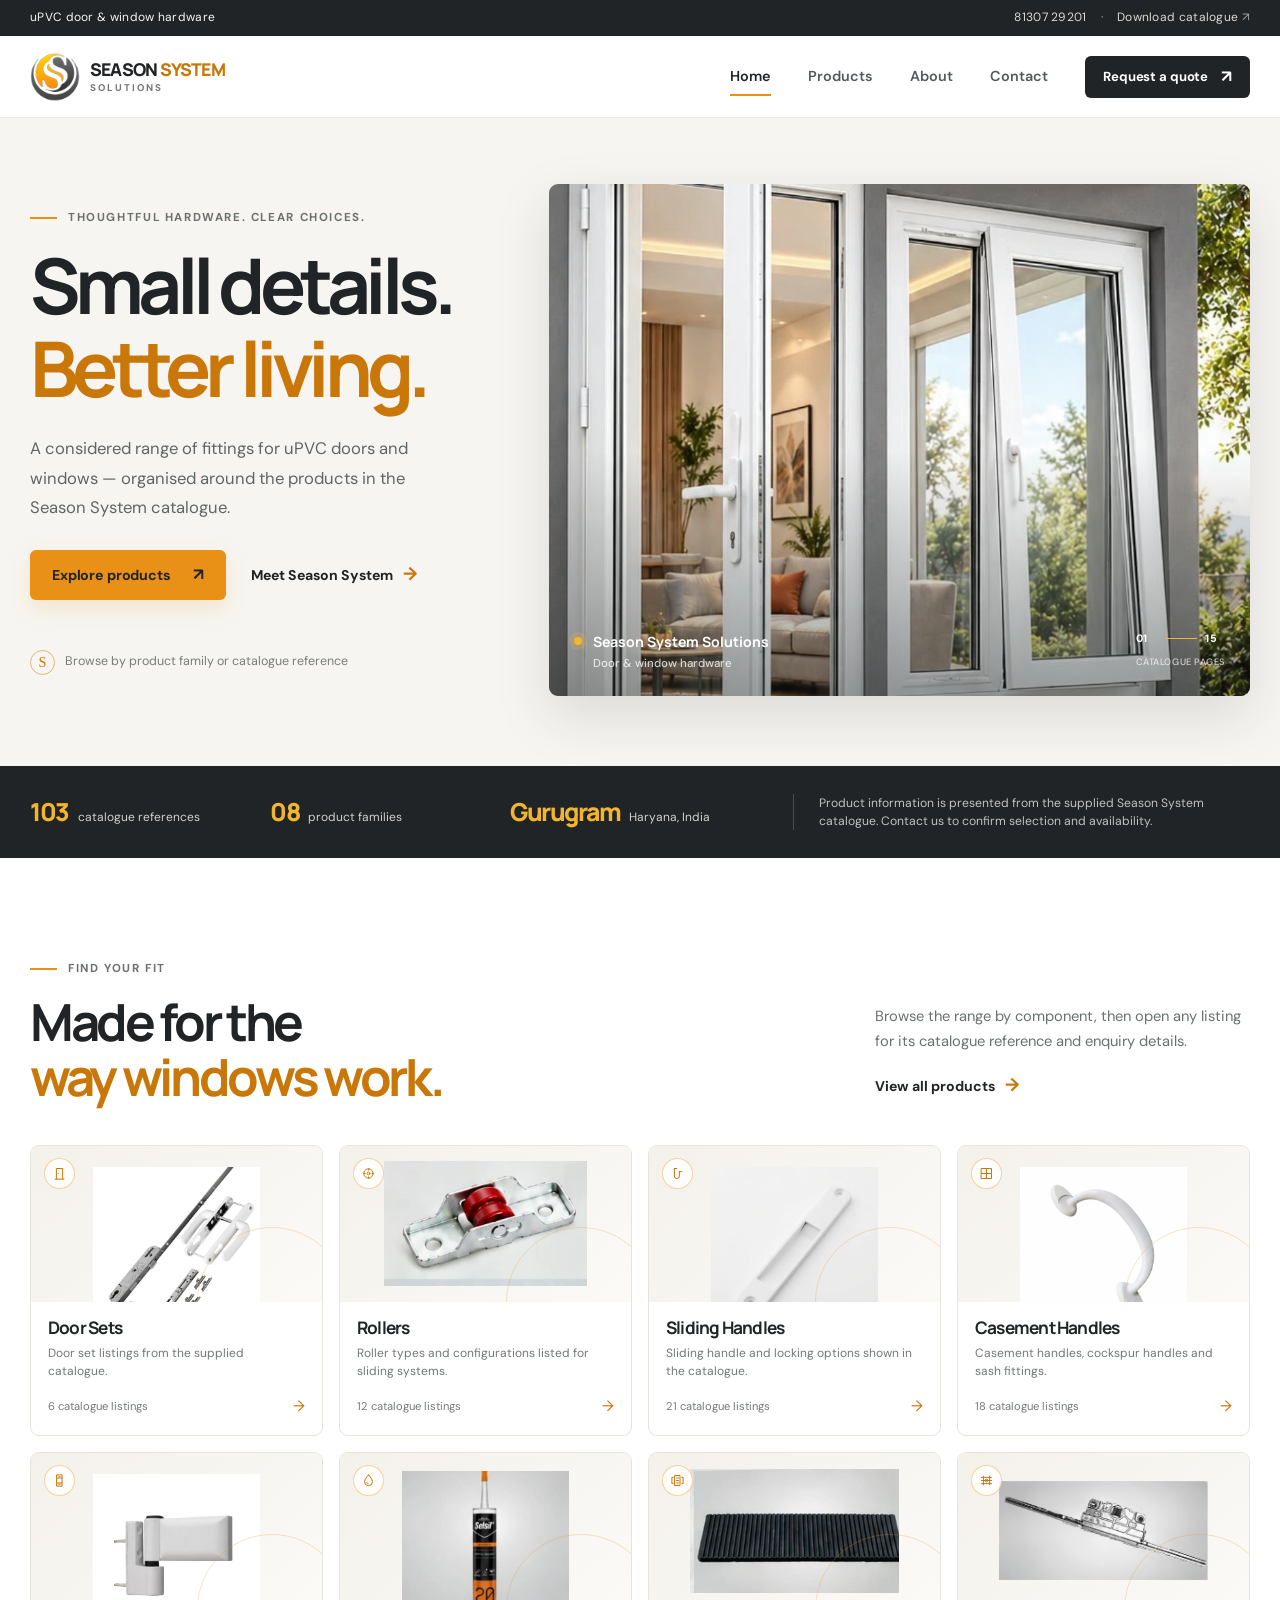
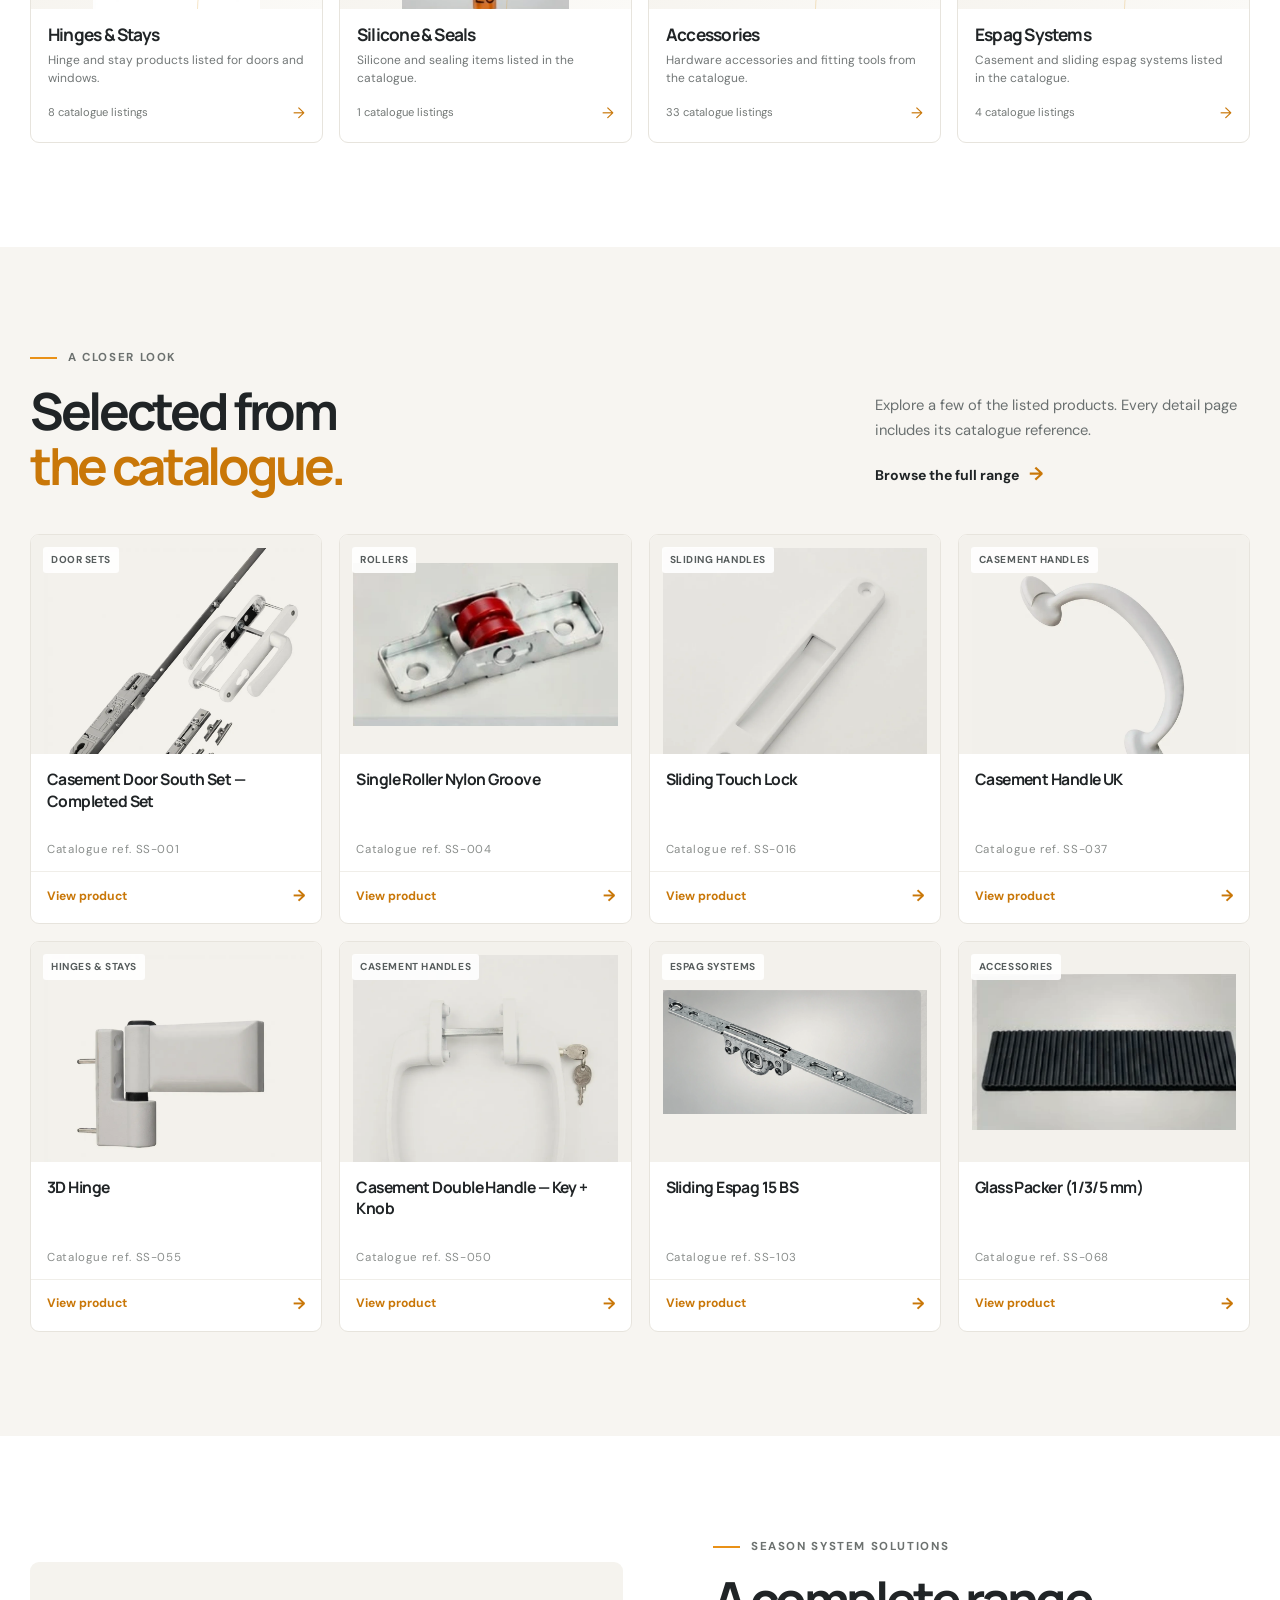
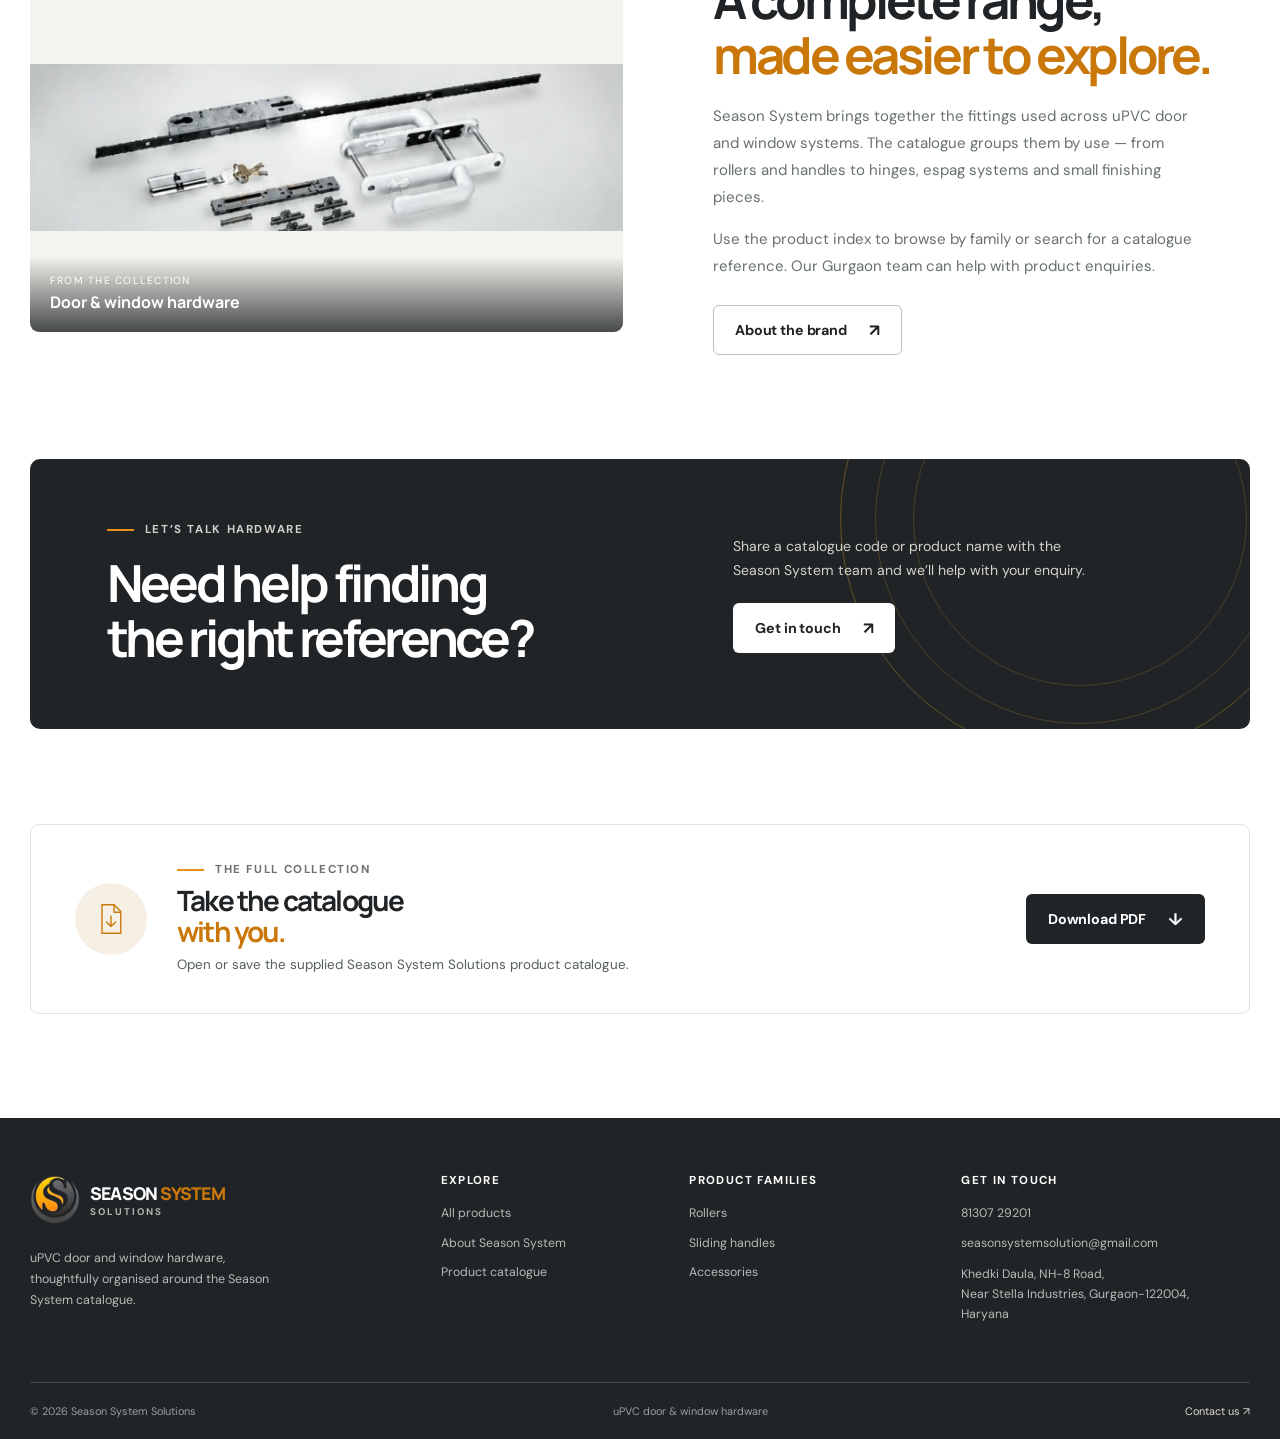
<file: index.html>
<!doctype html>
<html lang="en">
<head>
  <meta charset="utf-8">
  <meta name="viewport" content="width=device-width, initial-scale=1">
  <meta name="theme-color" content="#f7f5f1">
  <meta name="description" content="Explore Season System Solutions’ catalogue of uPVC door and window hardware, from rollers and handles to hinges, espag systems and accessories.">
  <meta property="og:title" content="Season System Solutions | uPVC Door & Window Hardware">
  <meta property="og:description" content="A considered range of door and window hardware, organised from the Season System product catalogue.">
  <meta property="og:image" content="images/hero-upvc-window.webp">
  <title>Season System Solutions | uPVC Door &amp; Window Hardware</title>
  <link rel="preconnect" href="https://fonts.googleapis.com">
  <link rel="preconnect" href="https://fonts.gstatic.com" crossorigin>
  <link href="https://fonts.googleapis.com/css2?family=DM+Sans:wght@400;500;600;700&family=Manrope:wght@400;500;600;700;800&display=swap" rel="stylesheet">
  <link rel="stylesheet" href="css/style.css">
  <script src="js/products-data.js" defer></script>
  <script src="js/main.js" defer></script>
</head>
<body>
  <a class="skip-link" href="#main">Skip to content</a>
  <div class="topbar">
    <div class="container topbar-inner">
      <span>uPVC door &amp; window hardware</span>
      <div class="topbar-links">
        <a href="tel:8130729201">81307 29201</a>
        <span aria-hidden="true">·</span>
        <a href="downloads/season-system-solutions-catalogue-web.pdf" download>Download catalogue <span aria-hidden="true">↗</span></a>
      </div>
    </div>
  </div>
  <header class="site-header" id="site-header">
    <div class="container nav-shell">
      <a class="brand" href="index.html" aria-label="Season System Solutions home">
        <img src="images/season-system-mark.png" alt="" width="50" height="50">
        <span class="brand-copy"><strong>Season <i>System</i></strong><small>Solutions</small></span>
      </a>
      <button class="menu-toggle" id="menu-toggle" aria-label="Open navigation" aria-expanded="false" aria-controls="primary-navigation">
        <span></span><span></span>
      </button>
      <nav class="primary-nav" id="primary-navigation" aria-label="Primary navigation">
        <a href="index.html" aria-current="page">Home</a>
        <a href="products.html">Products</a>
        <a href="about.html">About</a>
        <a href="contact.html">Contact</a>
        <a class="button button-small button-dark nav-quote" href="contact.html">Request a quote <span aria-hidden="true">↗</span></a>
      </nav>
    </div>
  </header>

  <main id="main">
    <section class="hero section-top">
      <div class="container hero-grid">
        <div class="hero-copy reveal">
          <p class="eyebrow"><span class="eyebrow-line"></span> Thoughtful hardware. Clear choices.</p>
          <h1>Small details.<br><em>Better living.</em></h1>
          <p class="hero-lede">A considered range of fittings for uPVC doors and windows — organised around the products in the Season System catalogue.</p>
          <div class="hero-actions">
            <a class="button button-orange" href="products.html">Explore products <span aria-hidden="true">↗</span></a>
            <a class="text-link" href="about.html">Meet Season System <span aria-hidden="true">→</span></a>
          </div>
          <div class="hero-footnote"><span class="small-mark" aria-hidden="true">S</span><span>Browse by product family or catalogue reference</span></div>
        </div>
        <div class="hero-visual reveal reveal-delay-1">
          <img src="images/hero-upvc-window.webp" alt="Bright interior with uPVC windows and a glazed door" width="1013" height="805" fetchpriority="high">
          <div class="hero-photo-note"><span class="note-dot"></span><span>Season System Solutions<br><small>Door &amp; window hardware</small></span></div>
          <div class="hero-index"><span>01</span><span class="index-rule"></span><span>15</span><small>Catalogue pages</small></div>
        </div>
      </div>
    </section>

    <section class="facts-band" aria-label="Catalogue overview">
      <div class="container facts-grid">
        <div class="fact"><span class="fact-number" data-count="103">103</span><span class="fact-label">catalogue references</span></div>
        <div class="fact"><span class="fact-number" data-count="8">08</span><span class="fact-label">product families</span></div>
        <div class="fact"><span class="fact-number">Gurugram</span><span class="fact-label">Haryana, India</span></div>
        <p class="fact-note">Product information is presented from the supplied Season System catalogue. Contact us to confirm selection and availability.</p>
      </div>
    </section>

    <section class="section category-section" id="categories">
      <div class="container">
        <div class="section-heading reveal">
          <div>
            <p class="eyebrow"><span class="eyebrow-line"></span> Find your fit</p>
            <h2>Made for the<br><em>way windows work.</em></h2>
          </div>
          <div class="section-heading-side"><p>Browse the range by component, then open any listing for its catalogue reference and enquiry details.</p><a class="text-link" href="products.html">View all products <span aria-hidden="true">→</span></a></div>
        </div>
        <div class="category-grid" id="category-grid" aria-live="polite"></div>
      </div>
    </section>

    <section class="section featured-section">
      <div class="container">
        <div class="section-heading reveal">
          <div><p class="eyebrow"><span class="eyebrow-line"></span> A closer look</p><h2>Selected from<br><em>the catalogue.</em></h2></div>
          <div class="section-heading-side"><p>Explore a few of the listed products. Every detail page includes its catalogue reference.</p><a class="text-link" href="products.html">Browse the full range <span aria-hidden="true">→</span></a></div>
        </div>
        <div class="product-grid featured-grid" id="featured-products"></div>
      </div>
    </section>

    <section class="story-section section">
      <div class="container story-grid">
        <div class="story-photo reveal">
          <img src="images/catalog/casement-door-set-complete.webp" alt="A set of door and window hardware from the Season System catalogue" width="1280" height="360" loading="lazy">
          <div class="story-photo-label"><span>From the collection</span><strong>Door &amp; window hardware</strong></div>
        </div>
        <div class="story-copy reveal reveal-delay-1">
          <p class="eyebrow"><span class="eyebrow-line"></span> Season System Solutions</p>
          <h2>A complete range,<br><em>made easier to explore.</em></h2>
          <p>Season System brings together the fittings used across uPVC door and window systems. The catalogue groups them by use — from rollers and handles to hinges, espag systems and small finishing pieces.</p>
          <p>Use the product index to browse by family or search for a catalogue reference. Our Gurgaon team can help with product enquiries.</p>
          <a class="button button-outline" href="about.html">About the brand <span aria-hidden="true">↗</span></a>
        </div>
      </div>
    </section>

    <section class="contact-banner-section">
      <div class="container">
        <div class="contact-banner reveal">
          <div><p class="eyebrow eyebrow-light"><span class="eyebrow-line"></span> Let’s talk hardware</p><h2>Need help finding<br>the right reference?</h2></div>
          <div class="contact-banner-side"><p>Share a catalogue code or product name with the Season System team and we’ll help with your enquiry.</p><a class="button button-light" href="contact.html">Get in touch <span aria-hidden="true">↗</span></a></div>
          <span class="banner-orbit" aria-hidden="true"></span>
        </div>
      </div>
    </section>

    <section class="download-section section">
      <div class="container download-card reveal">
        <div class="download-icon" aria-hidden="true"><svg viewBox="0 0 48 48" fill="none"><path d="M12 5h16l9 9v29H12z" stroke="currentColor" stroke-width="1.8"/><path d="M28 5v10h9M24 20v14m0 0-6-6m6 6 6-6" stroke="currentColor" stroke-width="1.8" stroke-linecap="round" stroke-linejoin="round"/></svg></div>
        <div class="download-copy"><p class="eyebrow"><span class="eyebrow-line"></span> The full collection</p><h2>Take the catalogue<br><em>with you.</em></h2><p>Open or save the supplied Season System Solutions product catalogue.</p></div>
        <a class="button button-dark" href="downloads/season-system-solutions-catalogue-web.pdf" download>Download PDF <span aria-hidden="true">↓</span></a>
      </div>
    </section>
  </main>

  <footer class="site-footer">
    <div class="container footer-main">
      <div class="footer-brand-block">
        <a class="brand brand-footer" href="index.html" aria-label="Season System Solutions home"><img src="images/season-system-mark.png" alt="" width="48" height="48"><span class="brand-copy"><strong>Season <i>System</i></strong><small>Solutions</small></span></a>
        <p>uPVC door and window hardware, thoughtfully organised around the Season System catalogue.</p>
      </div>
      <div class="footer-column"><h2>Explore</h2><a href="products.html">All products</a><a href="about.html">About Season System</a><a href="downloads/season-system-solutions-catalogue-web.pdf" download>Product catalogue</a></div>
      <div class="footer-column"><h2>Product families</h2><a href="products.html?category=Rollers">Rollers</a><a href="products.html?category=Sliding%20Handles">Sliding handles</a><a href="products.html?category=Accessories">Accessories</a></div>
      <div class="footer-column footer-contact"><h2>Get in touch</h2><a href="tel:8130729201">81307 29201</a><a href="mailto:seasonsystemsolution@gmail.com">seasonsystemsolution@gmail.com</a><p>Khedki Daula, NH-8 Road,<br>Near Stella Industries, Gurgaon-122004,<br>Haryana</p></div>
    </div>
    <div class="container footer-bottom"><span>© <span data-year>2026</span> Season System Solutions</span><span>uPVC door &amp; window hardware</span><a href="contact.html">Contact us <span aria-hidden="true">↗</span></a></div>
  </footer>
</body>
</html>
</file>
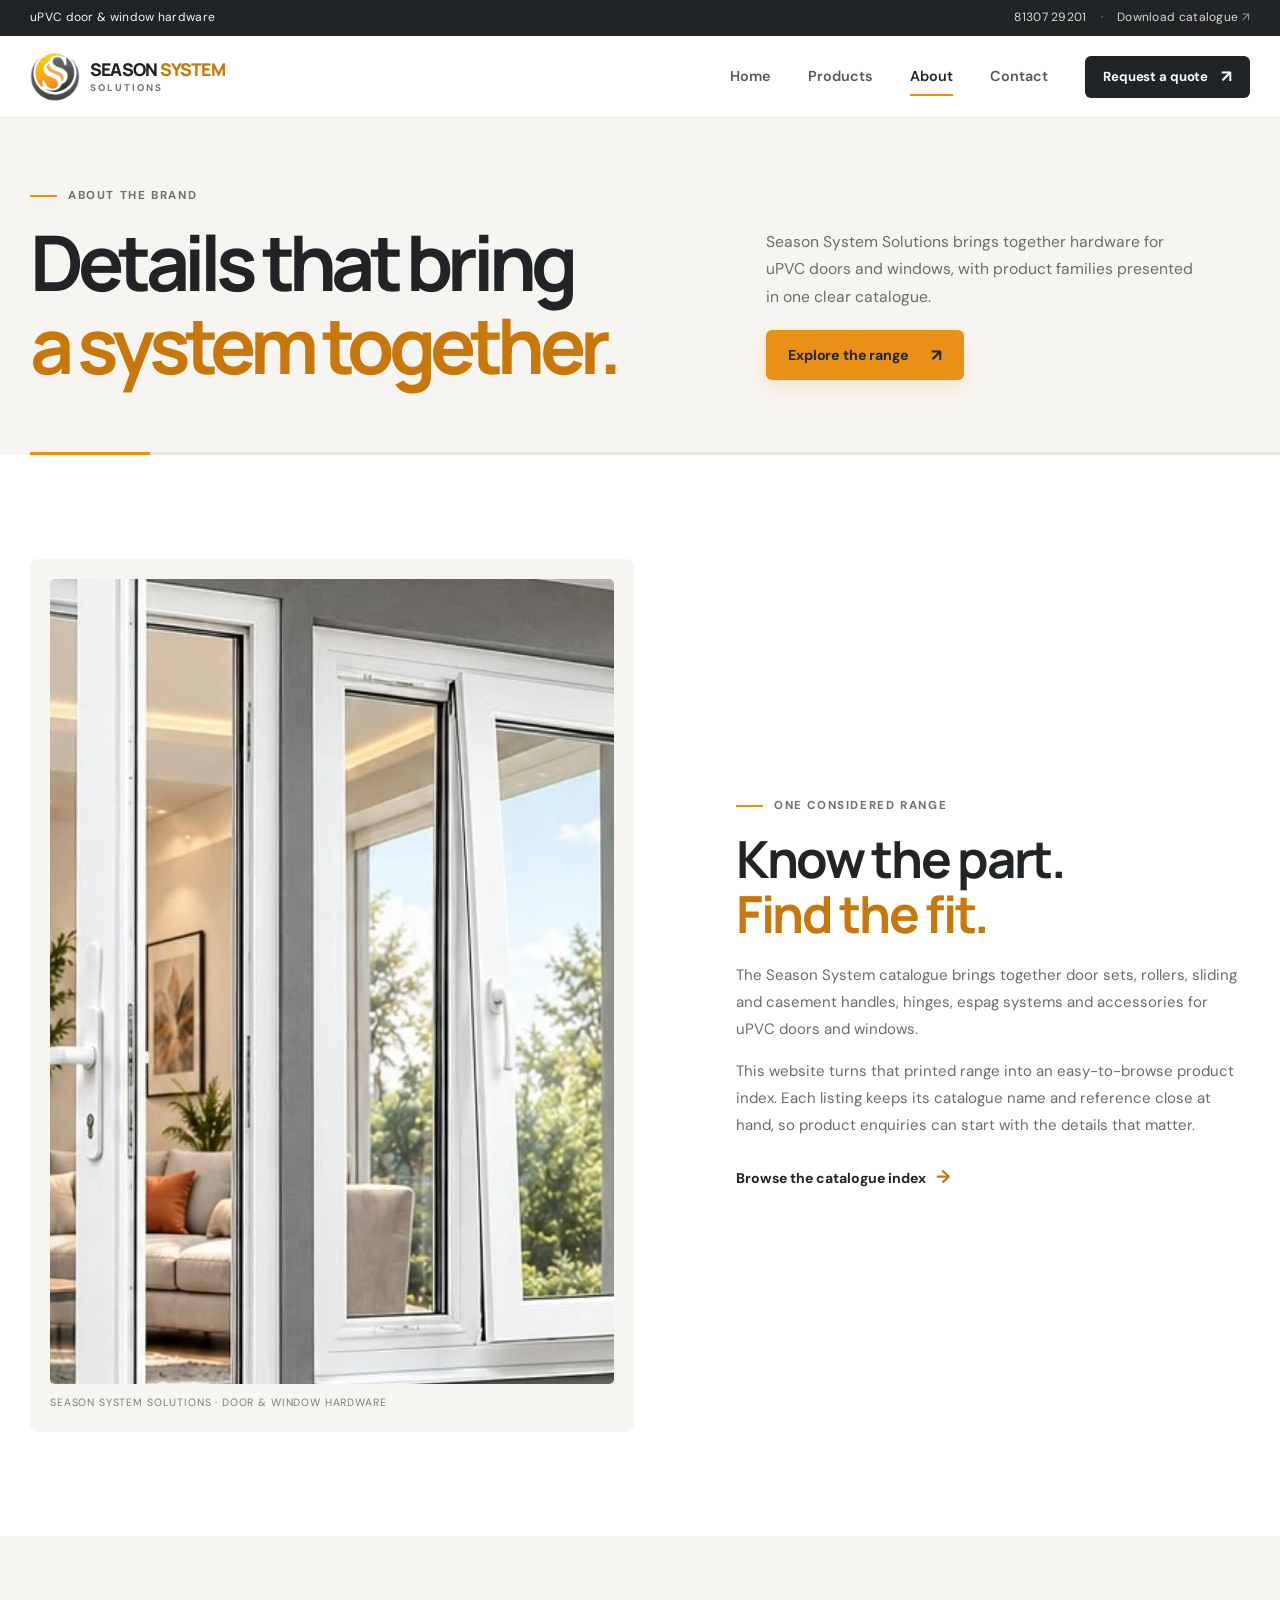
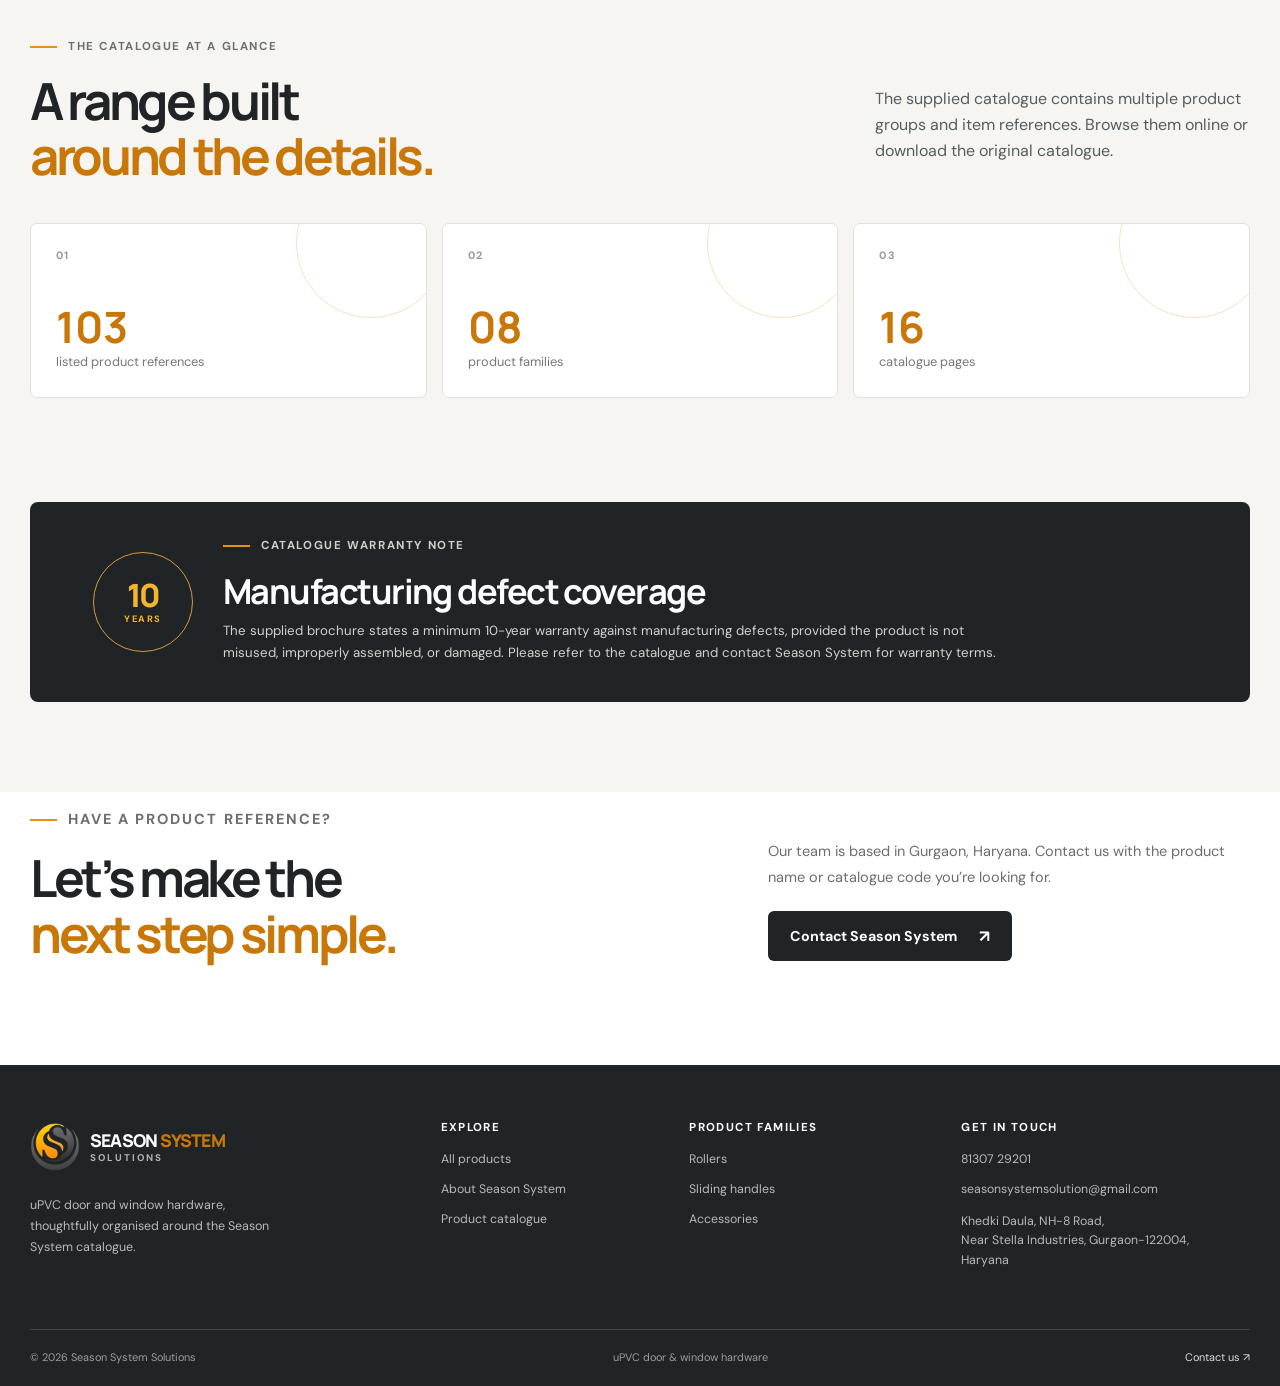
<file: about.html>
<!doctype html>
<html lang="en">
<head>
  <meta charset="utf-8">
  <meta name="viewport" content="width=device-width, initial-scale=1">
  <meta name="theme-color" content="#f7f5f1">
  <meta name="description" content="Learn about Season System Solutions and its catalogue of uPVC door and window hardware.">
  <title>About | Season System Solutions</title>
  <link rel="preconnect" href="https://fonts.googleapis.com">
  <link rel="preconnect" href="https://fonts.gstatic.com" crossorigin>
  <link href="https://fonts.googleapis.com/css2?family=DM+Sans:wght@400;500;600;700&family=Manrope:wght@400;500;600;700;800&display=swap" rel="stylesheet">
  <link rel="stylesheet" href="css/style.css">
  <script src="js/products-data.js" defer></script>
  <script src="js/main.js" defer></script>
</head>
<body>
  <a class="skip-link" href="#main">Skip to content</a>
  <div class="topbar"><div class="container topbar-inner"><span>uPVC door &amp; window hardware</span><div class="topbar-links"><a href="tel:8130729201">81307 29201</a><span aria-hidden="true">·</span><a href="downloads/season-system-solutions-catalogue-web.pdf" download>Download catalogue <span aria-hidden="true">↗</span></a></div></div></div>
  <header class="site-header" id="site-header"><div class="container nav-shell">
    <a class="brand" href="index.html" aria-label="Season System Solutions home"><img src="images/season-system-mark.png" alt="" width="50" height="50"><span class="brand-copy"><strong>Season <i>System</i></strong><small>Solutions</small></span></a>
    <button class="menu-toggle" id="menu-toggle" aria-label="Open navigation" aria-expanded="false" aria-controls="primary-navigation"><span></span><span></span></button>
    <nav class="primary-nav" id="primary-navigation" aria-label="Primary navigation"><a href="index.html">Home</a><a href="products.html">Products</a><a href="about.html" aria-current="page">About</a><a href="contact.html">Contact</a><a class="button button-small button-dark nav-quote" href="contact.html">Request a quote <span aria-hidden="true">↗</span></a></nav>
  </div></header>
  <main id="main">
    <section class="page-intro about-intro"><div class="container page-intro-grid"><div class="reveal"><p class="eyebrow"><span class="eyebrow-line"></span> About the brand</p><h1>Details that bring<br><em>a system together.</em></h1></div><div class="page-intro-side reveal reveal-delay-1"><p>Season System Solutions brings together hardware for uPVC doors and windows, with product families presented in one clear catalogue.</p><a class="button button-orange" href="products.html">Explore the range <span aria-hidden="true">↗</span></a></div></div><div class="intro-bottom-rule"></div></section>
    <section class="section brand-story-section"><div class="container brand-story-grid">
      <div class="brand-story-image reveal"><img src="images/hero-upvc-window.webp" alt="uPVC windows and a glazed door in a bright interior" width="1013" height="805" loading="lazy"><span class="image-caption">Season System Solutions · Door &amp; window hardware</span></div>
      <div class="brand-story-copy reveal reveal-delay-1"><p class="eyebrow"><span class="eyebrow-line"></span> One considered range</p><h2>Know the part.<br><em>Find the fit.</em></h2><p>The Season System catalogue brings together door sets, rollers, sliding and casement handles, hinges, espag systems and accessories for uPVC doors and windows.</p><p>This website turns that printed range into an easy-to-browse product index. Each listing keeps its catalogue name and reference close at hand, so product enquiries can start with the details that matter.</p><a class="text-link" href="products.html">Browse the catalogue index <span aria-hidden="true">→</span></a></div>
    </div></section>
    <section class="section range-section"><div class="container"><div class="section-heading reveal"><div><p class="eyebrow"><span class="eyebrow-line"></span> The catalogue at a glance</p><h2>A range built<br><em>around the details.</em></h2></div><p class="section-heading-side">The supplied catalogue contains multiple product groups and item references. Browse them online or download the original catalogue.</p></div>
      <div class="range-facts"><div class="range-fact reveal"><span class="range-index">01</span><strong>103</strong><span>listed product references</span></div><div class="range-fact reveal reveal-delay-1"><span class="range-index">02</span><strong>08</strong><span>product families</span></div><div class="range-fact reveal reveal-delay-2"><span class="range-index">03</span><strong>16</strong><span>catalogue pages</span></div></div>
    </div></section>
    <section class="warranty-section"><div class="container warranty-panel reveal"><div class="warranty-mark" aria-hidden="true">10<span>years</span></div><div><p class="eyebrow eyebrow-light"><span class="eyebrow-line"></span> Catalogue warranty note</p><h2>Manufacturing defect coverage</h2><p>The supplied brochure states a minimum 10-year warranty against manufacturing defects, provided the product is not misused, improperly assembled, or damaged. Please refer to the catalogue and contact Season System for warranty terms.</p></div></div></section>
    <section class="section about-cta-section"><div class="container about-cta reveal"><div><p class="eyebrow"><span class="eyebrow-line"></span> Have a product reference?</p><h2>Let’s make the<br><em>next step simple.</em></h2></div><div><p>Our team is based in Gurgaon, Haryana. Contact us with the product name or catalogue code you’re looking for.</p><a class="button button-dark" href="contact.html">Contact Season System <span aria-hidden="true">↗</span></a></div></div></section>
  </main>
  <footer class="site-footer"><div class="container footer-main"><div class="footer-brand-block"><a class="brand brand-footer" href="index.html" aria-label="Season System Solutions home"><img src="images/season-system-mark.png" alt="" width="48" height="48"><span class="brand-copy"><strong>Season <i>System</i></strong><small>Solutions</small></span></a><p>uPVC door and window hardware, thoughtfully organised around the Season System catalogue.</p></div><div class="footer-column"><h2>Explore</h2><a href="products.html">All products</a><a href="about.html">About Season System</a><a href="downloads/season-system-solutions-catalogue-web.pdf" download>Product catalogue</a></div><div class="footer-column"><h2>Product families</h2><a href="products.html?category=Rollers">Rollers</a><a href="products.html?category=Sliding%20Handles">Sliding handles</a><a href="products.html?category=Accessories">Accessories</a></div><div class="footer-column footer-contact"><h2>Get in touch</h2><a href="tel:8130729201">81307 29201</a><a href="mailto:seasonsystemsolution@gmail.com">seasonsystemsolution@gmail.com</a><p>Khedki Daula, NH-8 Road,<br>Near Stella Industries, Gurgaon-122004,<br>Haryana</p></div></div><div class="container footer-bottom"><span>© <span data-year>2026</span> Season System Solutions</span><span>uPVC door &amp; window hardware</span><a href="contact.html">Contact us <span aria-hidden="true">↗</span></a></div></footer>
</body>
</html>
</file>
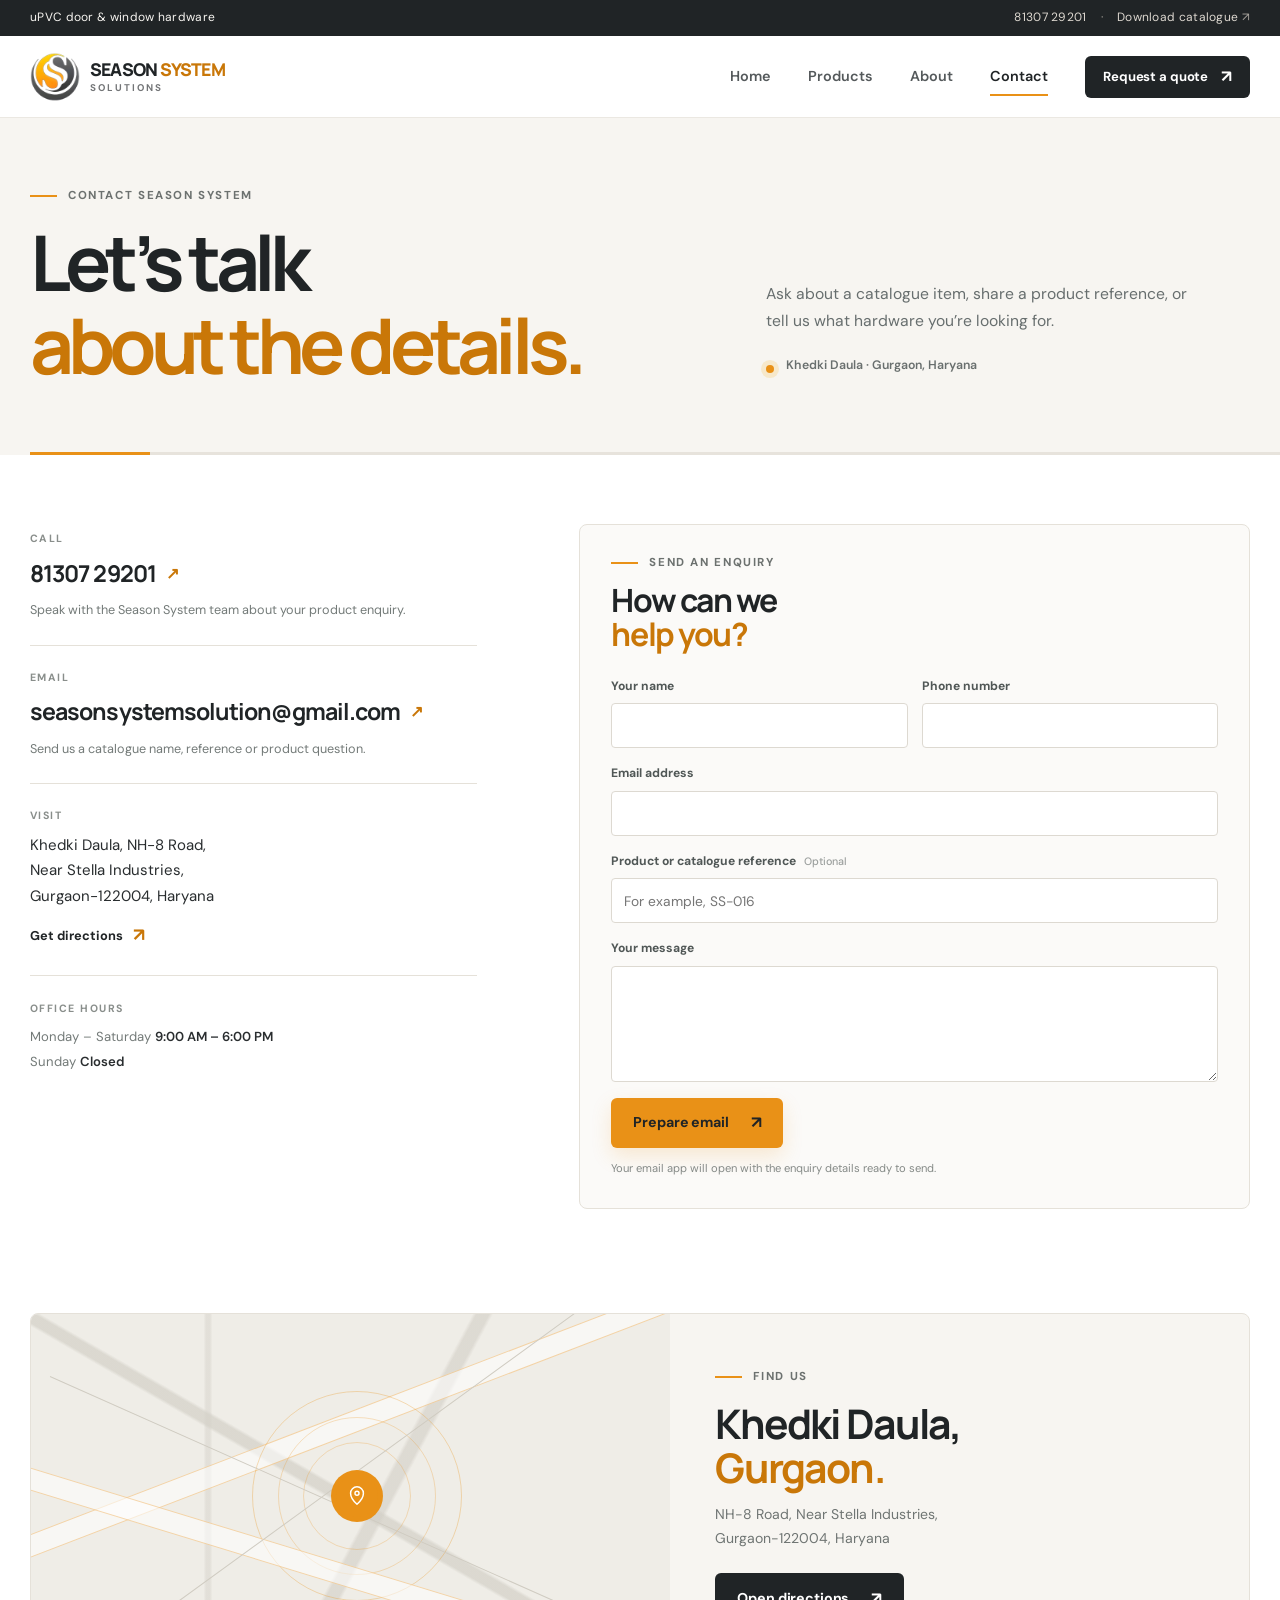
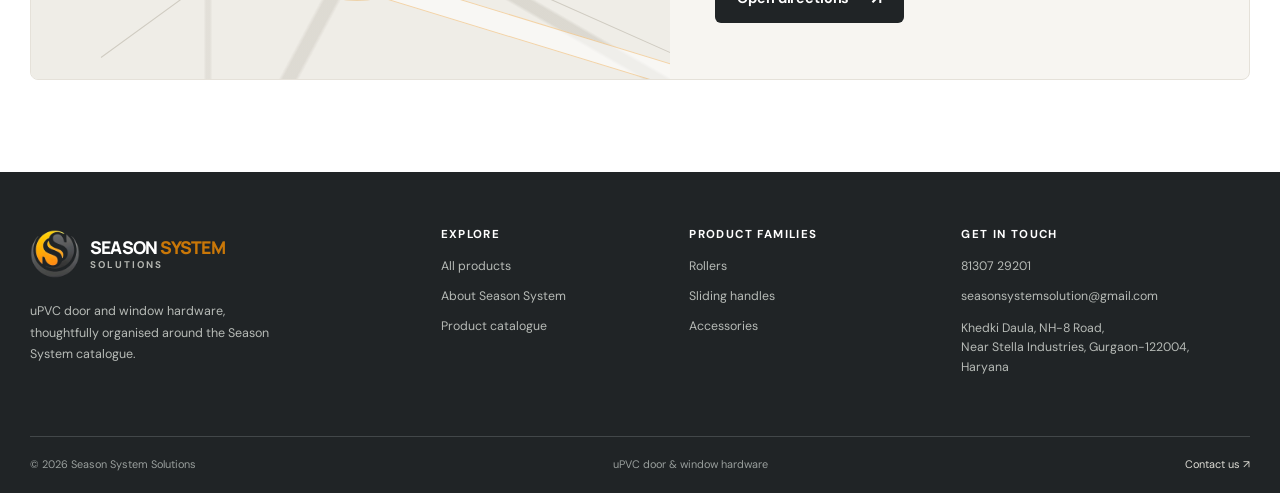
<file: contact.html>
<!doctype html>
<html lang="en">
<head>
  <meta charset="utf-8">
  <meta name="viewport" content="width=device-width, initial-scale=1">
  <meta name="theme-color" content="#f7f5f1">
  <meta name="description" content="Contact Season System Solutions in Gurgaon for product information, catalogue references and enquiries.">
  <title>Contact | Season System Solutions</title>
  <link rel="preconnect" href="https://fonts.googleapis.com">
  <link rel="preconnect" href="https://fonts.gstatic.com" crossorigin>
  <link href="https://fonts.googleapis.com/css2?family=DM+Sans:wght@400;500;600;700&family=Manrope:wght@400;500;600;700;800&display=swap" rel="stylesheet">
  <link rel="stylesheet" href="css/style.css">
  <script src="js/products-data.js" defer></script>
  <script src="js/main.js" defer></script>
</head>
<body>
  <a class="skip-link" href="#main">Skip to content</a>
  <div class="topbar"><div class="container topbar-inner"><span>uPVC door &amp; window hardware</span><div class="topbar-links"><a href="tel:8130729201">81307 29201</a><span aria-hidden="true">·</span><a href="downloads/season-system-solutions-catalogue-web.pdf" download>Download catalogue <span aria-hidden="true">↗</span></a></div></div></div>
  <header class="site-header" id="site-header"><div class="container nav-shell">
    <a class="brand" href="index.html" aria-label="Season System Solutions home"><img src="images/season-system-mark.png" alt="" width="50" height="50"><span class="brand-copy"><strong>Season <i>System</i></strong><small>Solutions</small></span></a>
    <button class="menu-toggle" id="menu-toggle" aria-label="Open navigation" aria-expanded="false" aria-controls="primary-navigation"><span></span><span></span></button>
    <nav class="primary-nav" id="primary-navigation" aria-label="Primary navigation"><a href="index.html">Home</a><a href="products.html">Products</a><a href="about.html">About</a><a href="contact.html" aria-current="page">Contact</a><a class="button button-small button-dark nav-quote" href="#contact-form">Request a quote <span aria-hidden="true">↗</span></a></nav>
  </div></header>
  <main id="main">
    <section class="page-intro contact-intro"><div class="container page-intro-grid"><div class="reveal"><p class="eyebrow"><span class="eyebrow-line"></span> Contact Season System</p><h1>Let’s talk<br><em>about the details.</em></h1></div><div class="page-intro-side reveal reveal-delay-1"><p>Ask about a catalogue item, share a product reference, or tell us what hardware you’re looking for.</p><span class="contact-location-line"><span class="location-dot"></span> Khedki Daula · Gurgaon, Haryana</span></div></div><div class="intro-bottom-rule"></div></section>
    <section class="section contact-section"><div class="container contact-grid">
      <div class="contact-details reveal">
        <div class="contact-detail"><span class="contact-detail-label">Call</span><a class="contact-detail-value" href="tel:8130729201">81307 29201 <span aria-hidden="true">↗</span></a><p>Speak with the Season System team about your product enquiry.</p></div>
        <div class="contact-detail"><span class="contact-detail-label">Email</span><a class="contact-detail-value" href="mailto:seasonsystemsolution@gmail.com">seasonsystemsolution@gmail.com <span aria-hidden="true">↗</span></a><p>Send us a catalogue name, reference or product question.</p></div>
        <div class="contact-detail"><span class="contact-detail-label">Visit</span><p class="contact-address">Khedki Daula, NH-8 Road,<br>Near Stella Industries,<br>Gurgaon-122004, Haryana</p><a class="text-link" href="https://www.google.com/maps/dir/?api=1&amp;destination=Khedki%20Daula%2C%20NH-8%20Road%2C%20Near%20Stella%20Industries%2C%20Gurgaon-122004%2C%20Haryana" target="_blank" rel="noopener">Get directions <span aria-hidden="true">↗</span></a></div>
        <div class="contact-hours"><span class="contact-detail-label">Office hours</span><p>Monday – Saturday <strong>9:00 AM – 6:00 PM</strong><br>Sunday <strong>Closed</strong></p></div>
      </div>
      <form class="contact-form reveal reveal-delay-1" id="contact-form">
        <div class="form-heading"><p class="eyebrow"><span class="eyebrow-line"></span> Send an enquiry</p><h2>How can we<br><em>help you?</em></h2></div>
        <div class="form-row"><div class="form-field"><label for="name">Your name</label><input id="name" name="name" type="text" autocomplete="name" required></div><div class="form-field"><label for="phone">Phone number</label><input id="phone" name="phone" type="tel" autocomplete="tel"></div></div>
        <div class="form-field"><label for="email">Email address</label><input id="email" name="email" type="email" autocomplete="email" required></div>
        <div class="form-field"><label for="product-reference">Product or catalogue reference <span>Optional</span></label><input id="product-reference" name="product" type="text" placeholder="For example, SS-016"></div>
        <div class="form-field"><label for="message">Your message</label><textarea id="message" name="message" rows="4" required></textarea></div>
        <button class="button button-orange" type="submit">Prepare email <span aria-hidden="true">↗</span></button>
        <p class="form-note" id="form-note" role="status">Your email app will open with the enquiry details ready to send.</p>
        <noscript><p class="noscript-note">Email the team directly at <a href="mailto:seasonsystemsolution@gmail.com">seasonsystemsolution@gmail.com</a>.</p></noscript>
      </form>
    </div></section>
    <section class="map-card-wrap"><div class="container"><div class="map-card reveal"><div class="map-pattern" aria-hidden="true"><span class="map-road map-road-one"></span><span class="map-road map-road-two"></span><span class="map-ring"></span><span class="map-pin"><svg viewBox="0 0 24 24"><path d="M12 21s7-6.1 7-12a7 7 0 1 0-14 0c0 5.9 7 12 7 12Z"/><circle cx="12" cy="9" r="2.2"/></svg></span></div><div class="map-card-copy"><p class="eyebrow"><span class="eyebrow-line"></span> Find us</p><h2>Khedki Daula,<br><em>Gurgaon.</em></h2><p>NH-8 Road, Near Stella Industries,<br>Gurgaon-122004, Haryana</p><a class="button button-dark" href="https://www.google.com/maps/dir/?api=1&amp;destination=Khedki%20Daula%2C%20NH-8%20Road%2C%20Near%20Stella%20Industries%2C%20Gurgaon-122004%2C%20Haryana" target="_blank" rel="noopener">Open directions <span aria-hidden="true">↗</span></a></div></div></div></section>
  </main>
  <footer class="site-footer"><div class="container footer-main"><div class="footer-brand-block"><a class="brand brand-footer" href="index.html" aria-label="Season System Solutions home"><img src="images/season-system-mark.png" alt="" width="48" height="48"><span class="brand-copy"><strong>Season <i>System</i></strong><small>Solutions</small></span></a><p>uPVC door and window hardware, thoughtfully organised around the Season System catalogue.</p></div><div class="footer-column"><h2>Explore</h2><a href="products.html">All products</a><a href="about.html">About Season System</a><a href="downloads/season-system-solutions-catalogue-web.pdf" download>Product catalogue</a></div><div class="footer-column"><h2>Product families</h2><a href="products.html?category=Rollers">Rollers</a><a href="products.html?category=Sliding%20Handles">Sliding handles</a><a href="products.html?category=Accessories">Accessories</a></div><div class="footer-column footer-contact"><h2>Get in touch</h2><a href="tel:8130729201">81307 29201</a><a href="mailto:seasonsystemsolution@gmail.com">seasonsystemsolution@gmail.com</a><p>Khedki Daula, NH-8 Road,<br>Near Stella Industries, Gurgaon-122004,<br>Haryana</p></div></div><div class="container footer-bottom"><span>© <span data-year>2026</span> Season System Solutions</span><span>uPVC door &amp; window hardware</span><a href="contact.html">Contact us <span aria-hidden="true">↗</span></a></div></footer>
</body>
</html>
</file>
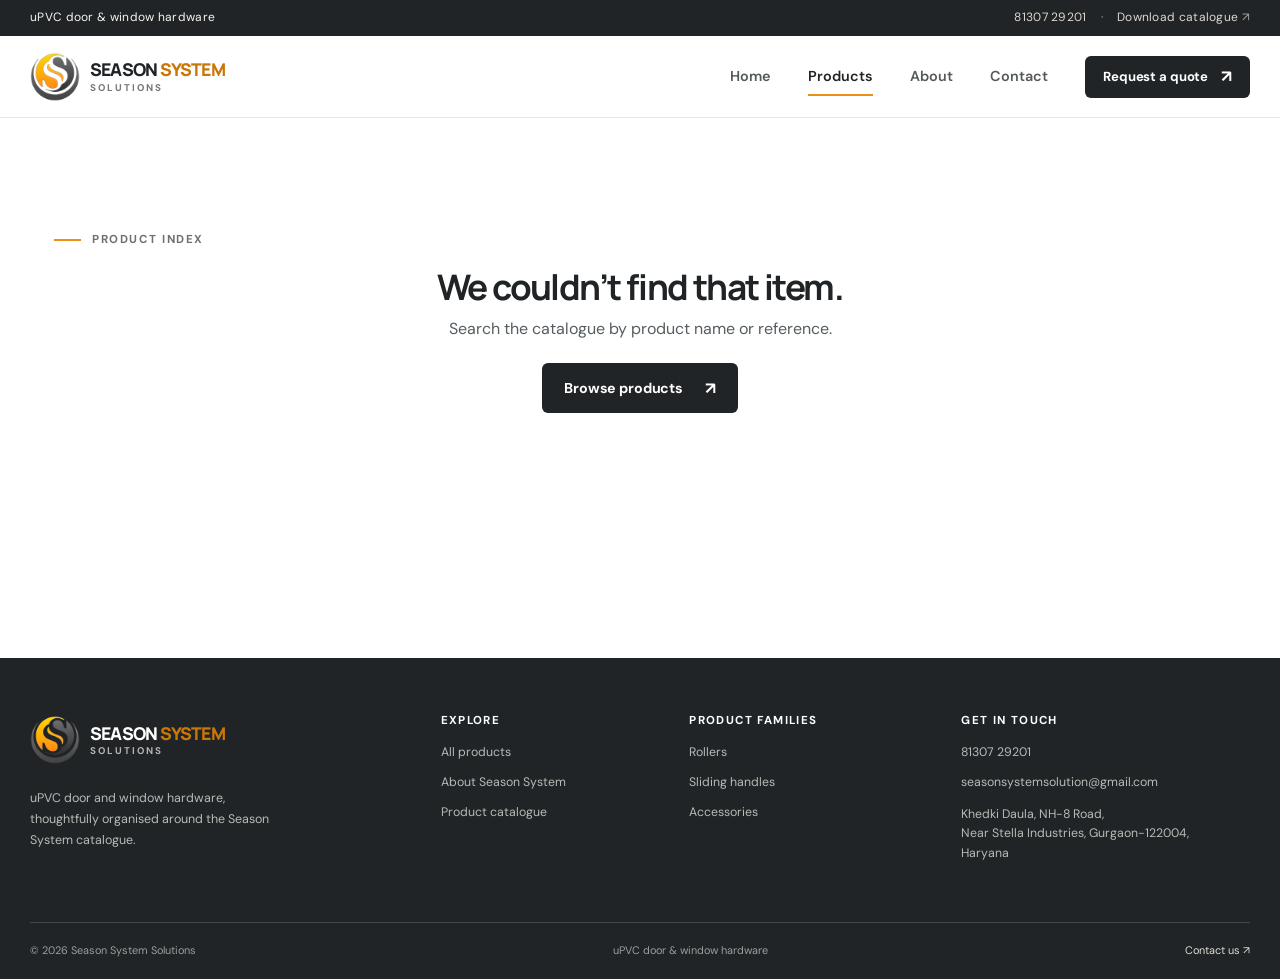
<file: product.html>
<!doctype html>
<html lang="en">
<head>
  <meta charset="utf-8">
  <meta name="viewport" content="width=device-width, initial-scale=1">
  <meta name="theme-color" content="#f7f5f1">
  <meta name="description" content="View product details and catalogue reference from Season System Solutions.">
  <title>Product | Season System Solutions</title>
  <link rel="preconnect" href="https://fonts.googleapis.com">
  <link rel="preconnect" href="https://fonts.gstatic.com" crossorigin>
  <link href="https://fonts.googleapis.com/css2?family=DM+Sans:wght@400;500;600;700&family=Manrope:wght@400;500;600;700;800&display=swap" rel="stylesheet">
  <link rel="stylesheet" href="css/style.css">
  <script src="js/products-data.js" defer></script>
  <script src="js/main.js" defer></script>
</head>
<body>
  <a class="skip-link" href="#main">Skip to content</a>
  <div class="topbar"><div class="container topbar-inner"><span>uPVC door &amp; window hardware</span><div class="topbar-links"><a href="tel:8130729201">81307 29201</a><span aria-hidden="true">·</span><a href="downloads/season-system-solutions-catalogue-web.pdf" download>Download catalogue <span aria-hidden="true">↗</span></a></div></div></div>
  <header class="site-header" id="site-header"><div class="container nav-shell">
    <a class="brand" href="index.html" aria-label="Season System Solutions home"><img src="images/season-system-mark.png" alt="" width="50" height="50"><span class="brand-copy"><strong>Season <i>System</i></strong><small>Solutions</small></span></a>
    <button class="menu-toggle" id="menu-toggle" aria-label="Open navigation" aria-expanded="false" aria-controls="primary-navigation"><span></span><span></span></button>
    <nav class="primary-nav" id="primary-navigation" aria-label="Primary navigation"><a href="index.html">Home</a><a href="products.html" aria-current="page">Products</a><a href="about.html">About</a><a href="contact.html">Contact</a><a class="button button-small button-dark nav-quote" href="contact.html">Request a quote <span aria-hidden="true">↗</span></a></nav>
  </div></header>
  <main id="main"><section class="product-detail-section section"><div class="container"><div id="product-detail-container"><div class="loading-state" role="status">Loading product details…</div></div><noscript><p class="noscript-note">Enable JavaScript to open catalogue item details, or <a href="products.html">browse the product index</a>.</p></noscript></div></section></main>
  <footer class="site-footer"><div class="container footer-main"><div class="footer-brand-block"><a class="brand brand-footer" href="index.html" aria-label="Season System Solutions home"><img src="images/season-system-mark.png" alt="" width="48" height="48"><span class="brand-copy"><strong>Season <i>System</i></strong><small>Solutions</small></span></a><p>uPVC door and window hardware, thoughtfully organised around the Season System catalogue.</p></div><div class="footer-column"><h2>Explore</h2><a href="products.html">All products</a><a href="about.html">About Season System</a><a href="downloads/season-system-solutions-catalogue-web.pdf" download>Product catalogue</a></div><div class="footer-column"><h2>Product families</h2><a href="products.html?category=Rollers">Rollers</a><a href="products.html?category=Sliding%20Handles">Sliding handles</a><a href="products.html?category=Accessories">Accessories</a></div><div class="footer-column footer-contact"><h2>Get in touch</h2><a href="tel:8130729201">81307 29201</a><a href="mailto:seasonsystemsolution@gmail.com">seasonsystemsolution@gmail.com</a><p>Khedki Daula, NH-8 Road,<br>Near Stella Industries, Gurgaon-122004,<br>Haryana</p></div></div><div class="container footer-bottom"><span>© <span data-year>2026</span> Season System Solutions</span><span>uPVC door &amp; window hardware</span><a href="contact.html">Contact us <span aria-hidden="true">↗</span></a></div></footer>
</body>
</html>
</file>
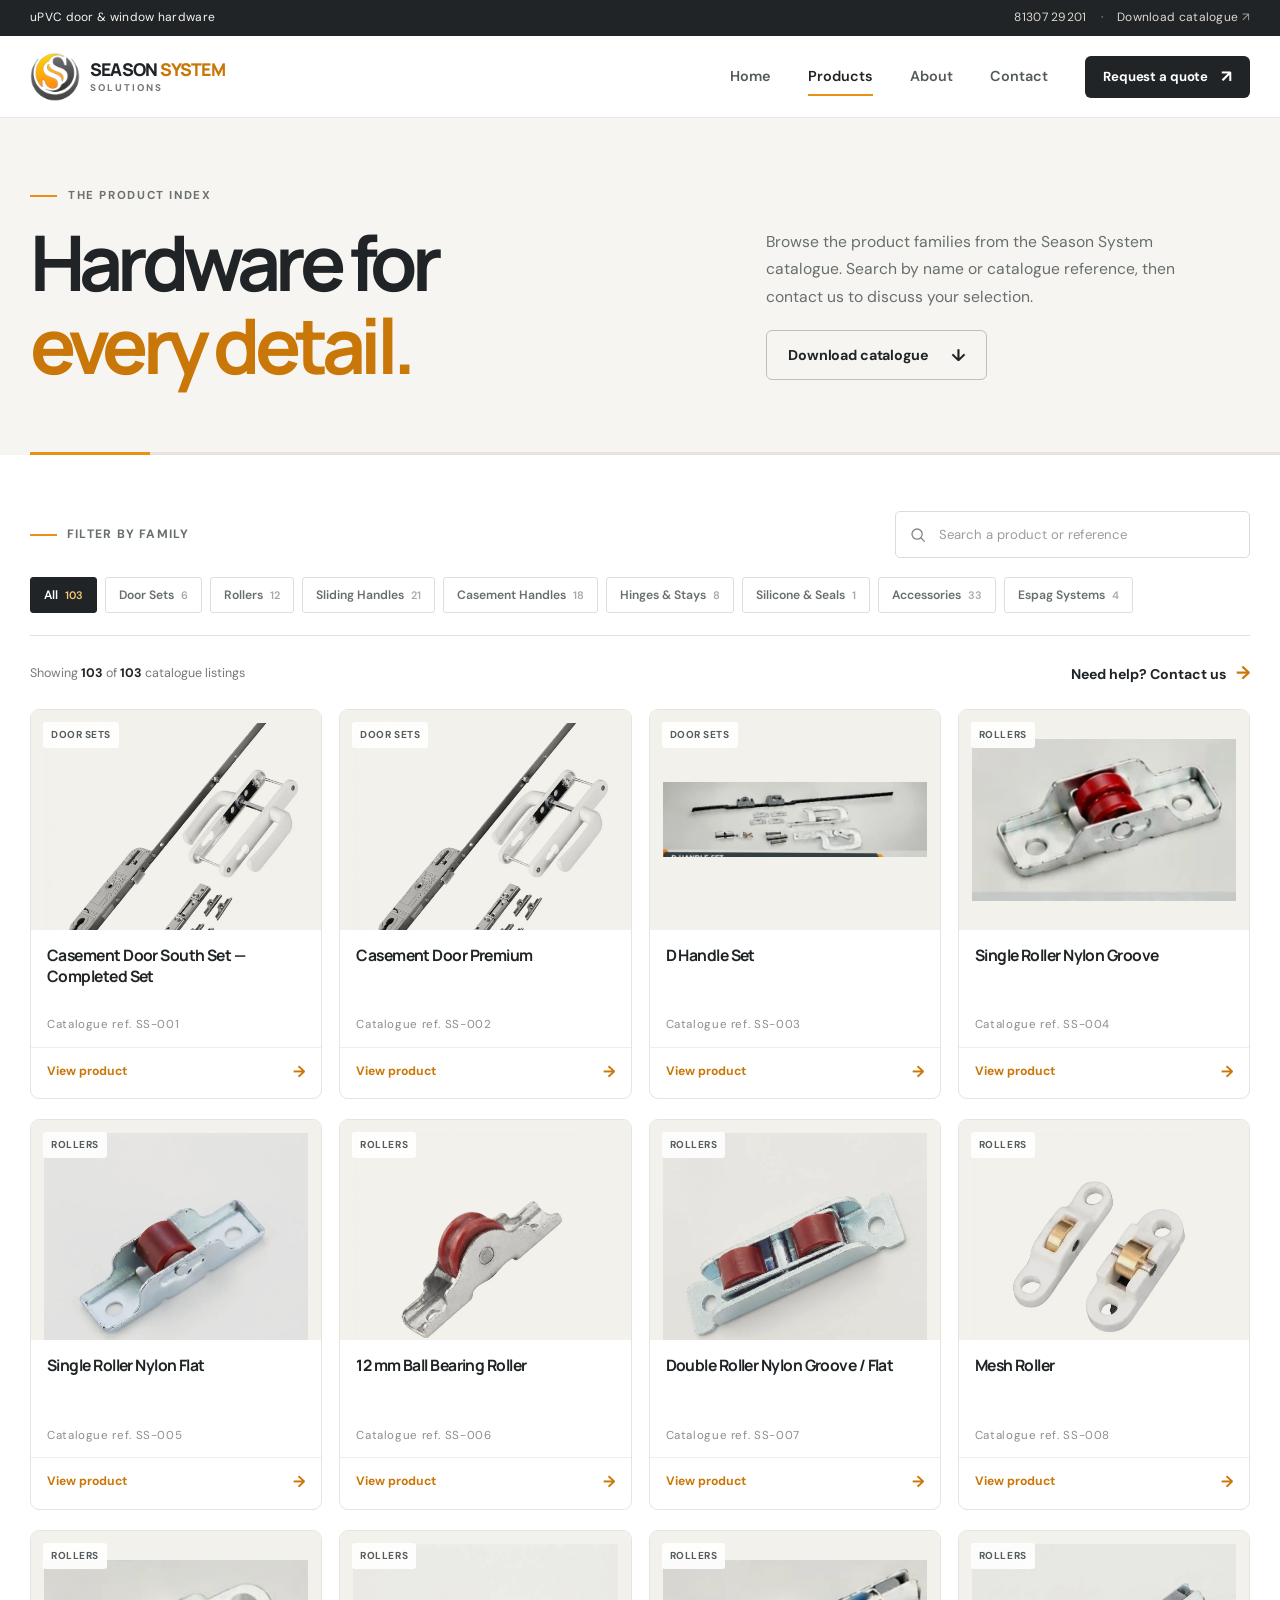
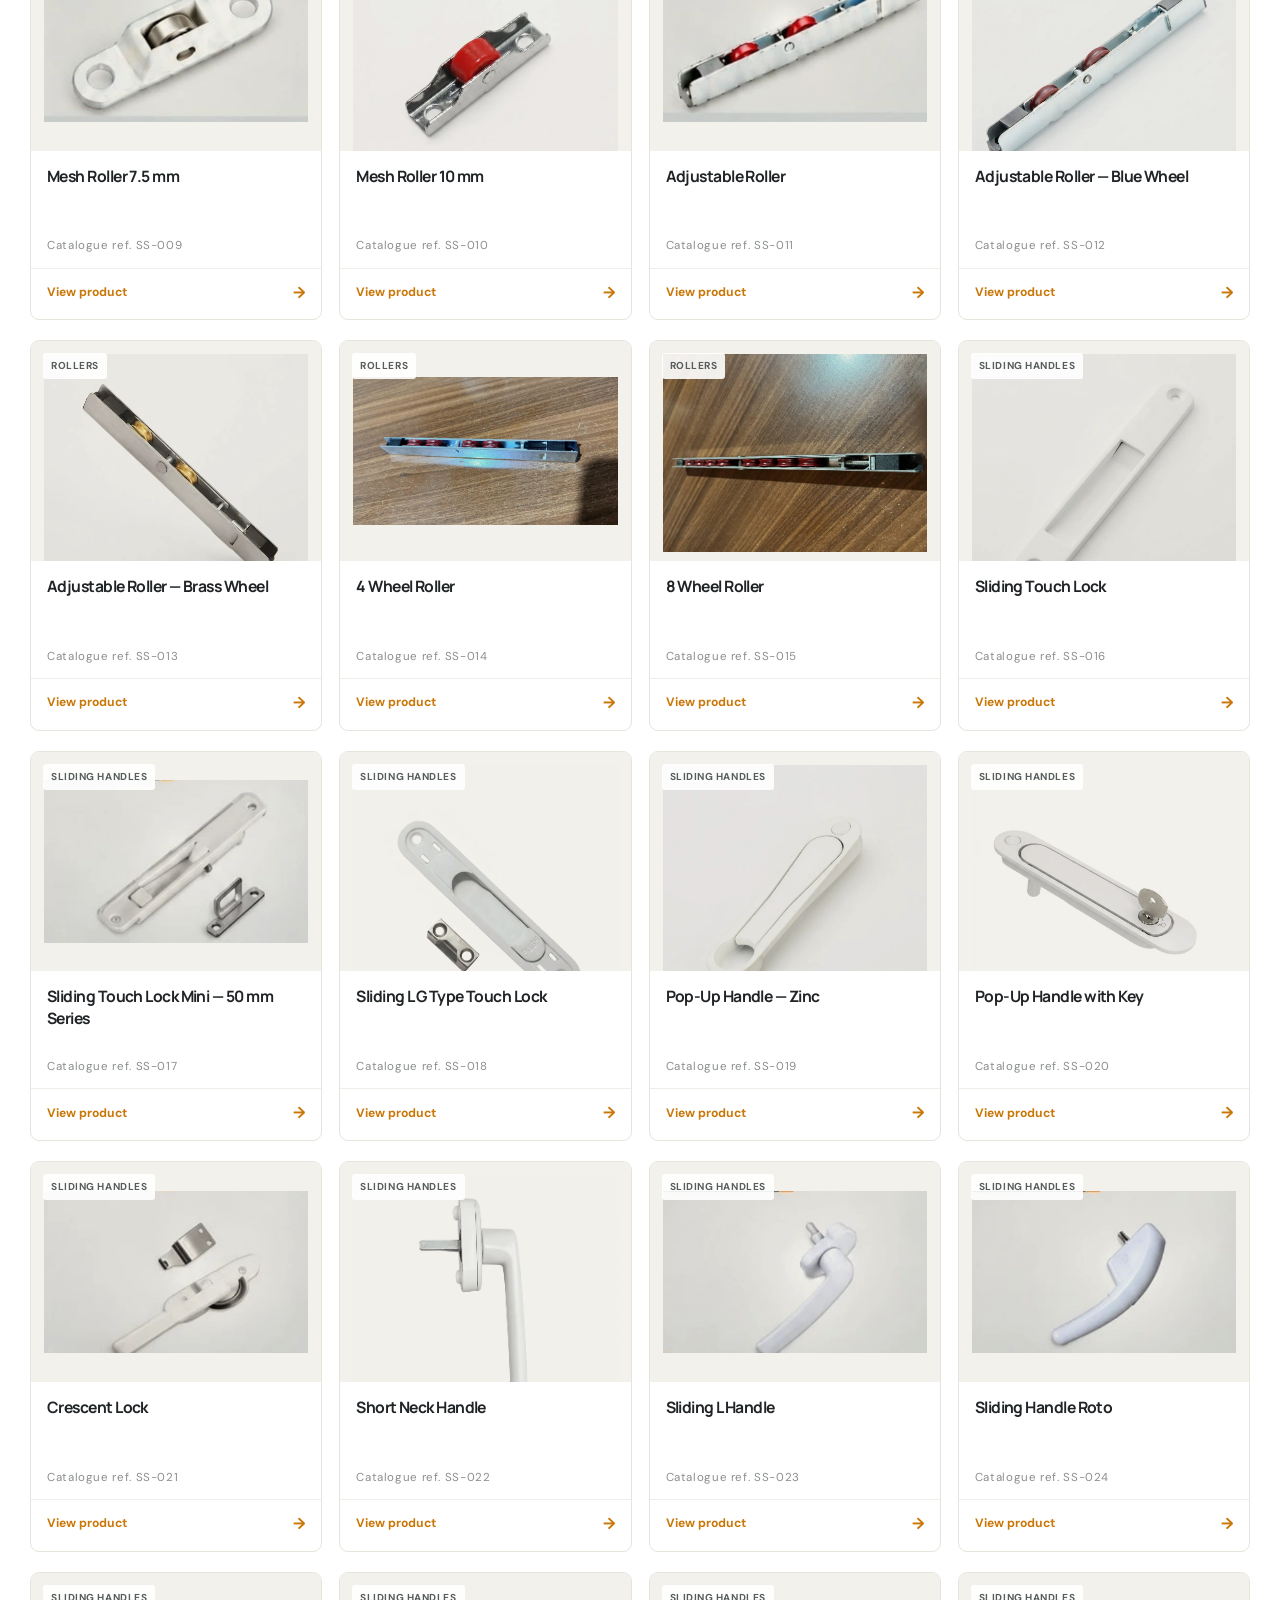
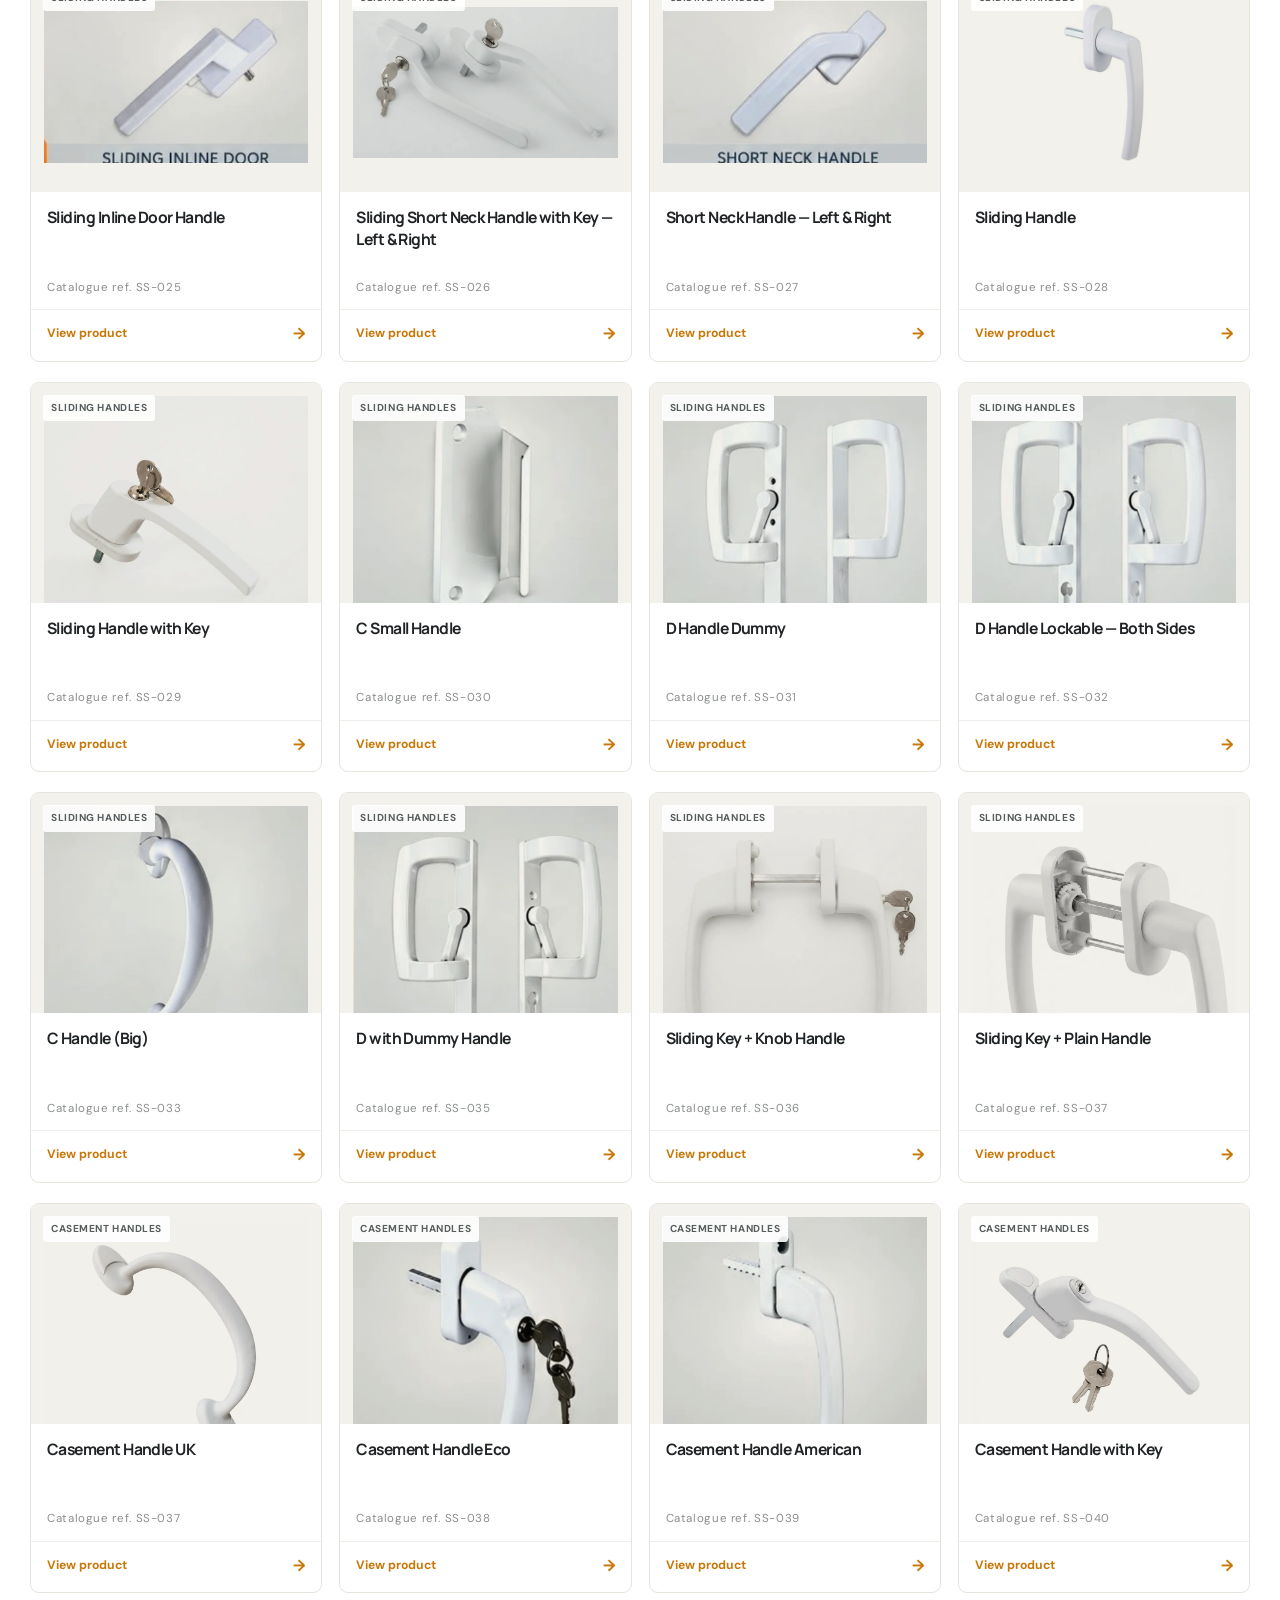
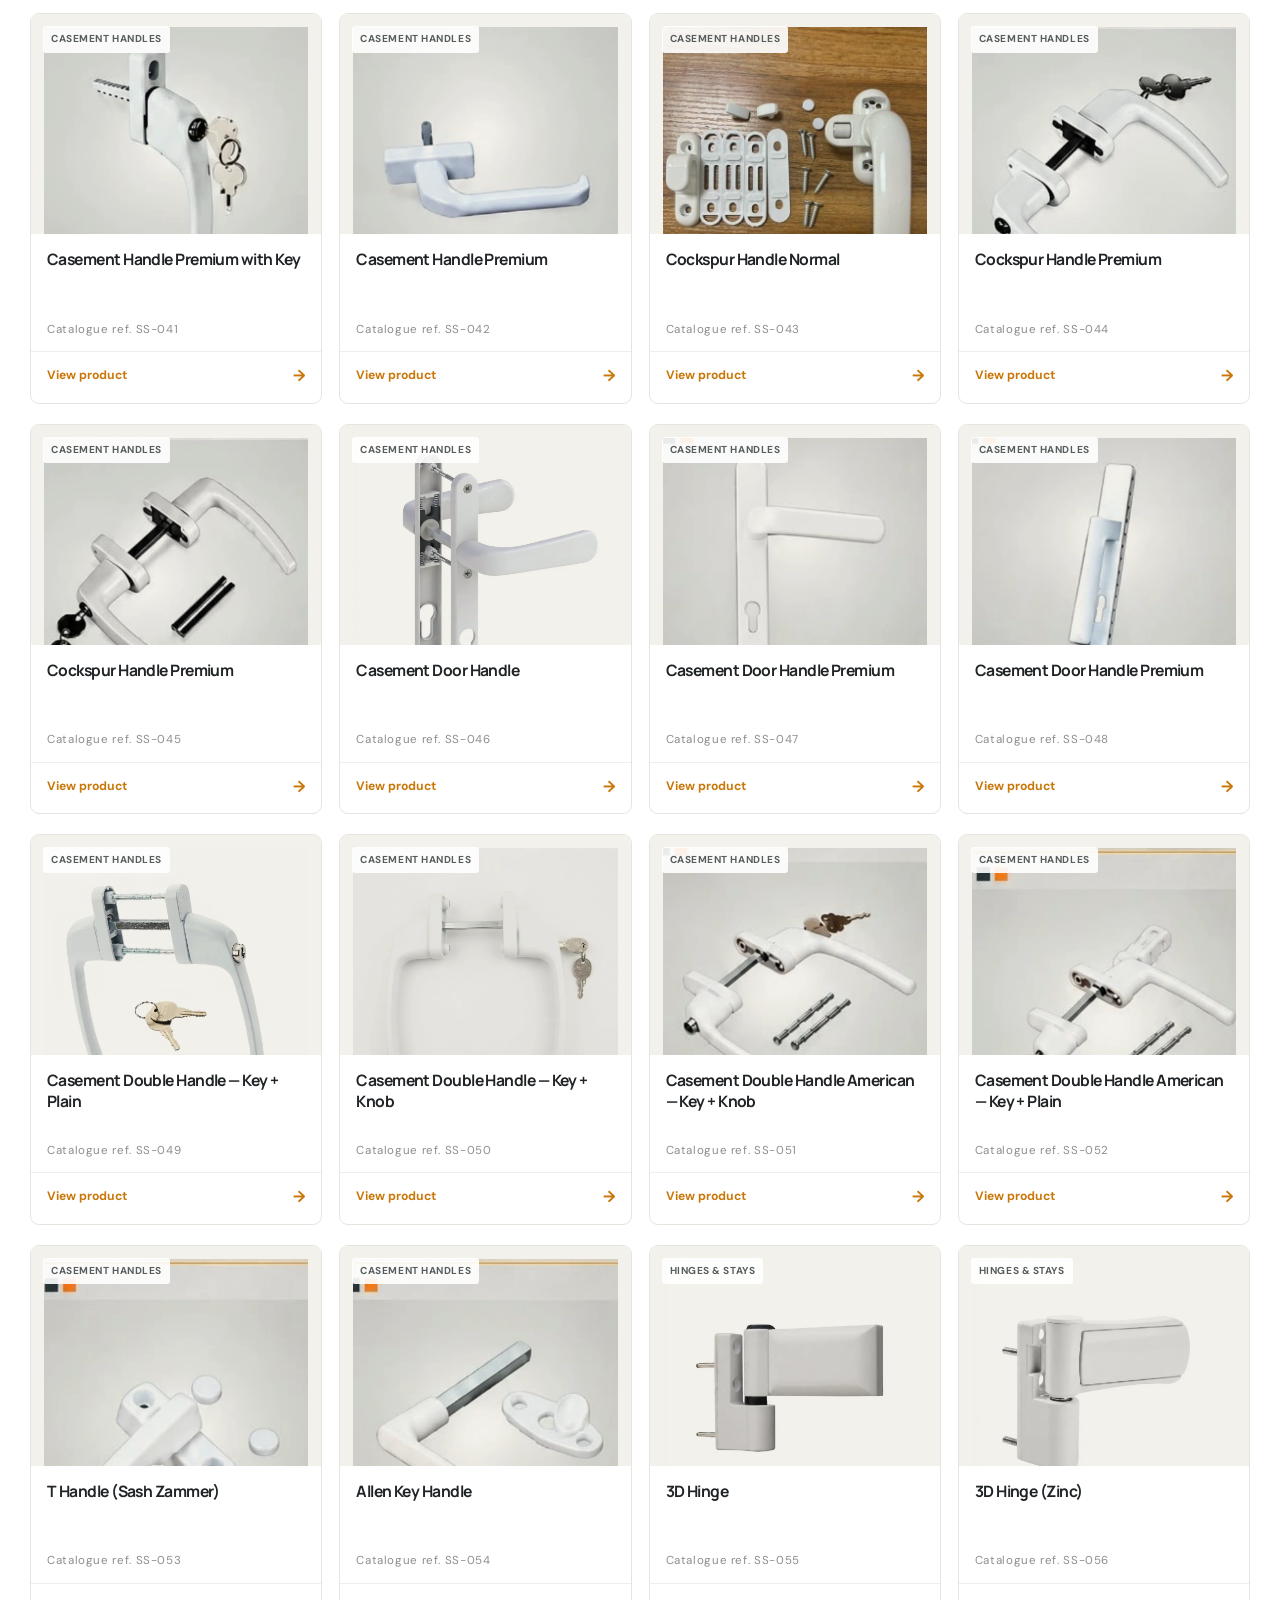
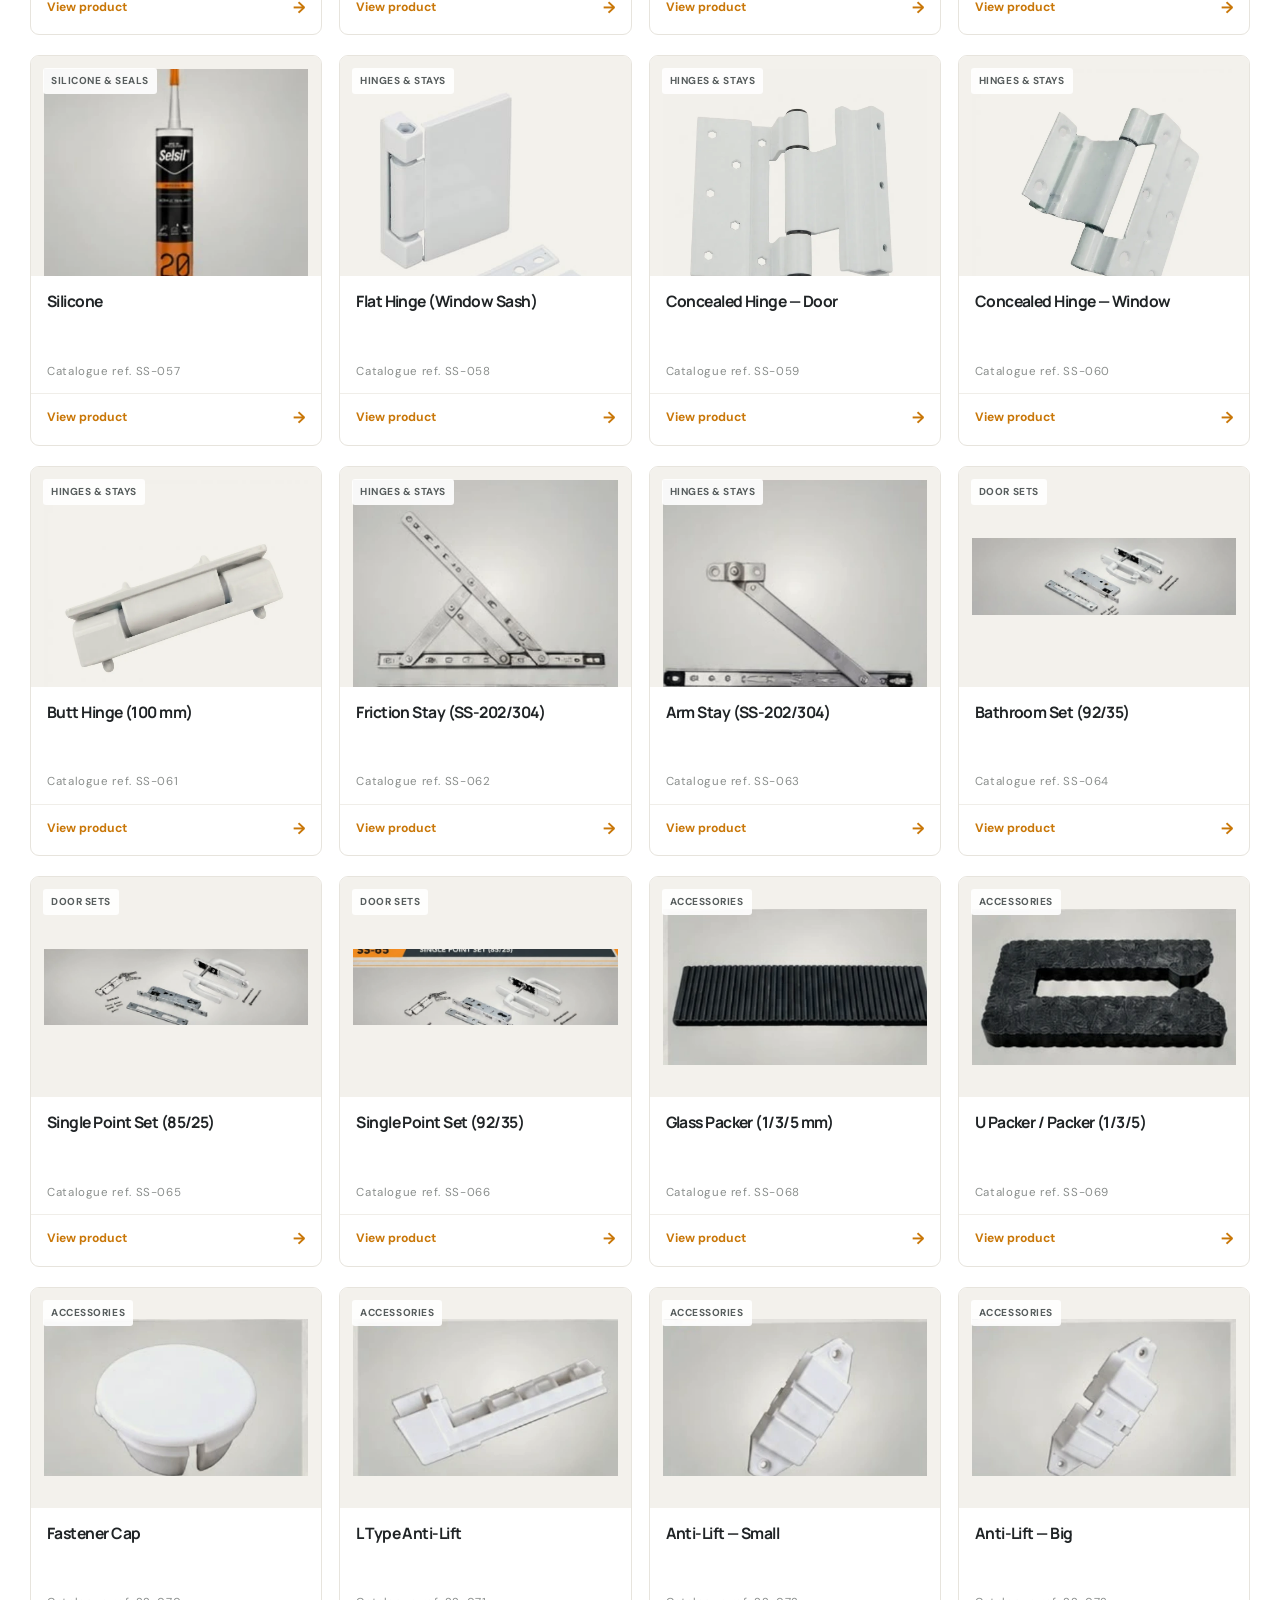
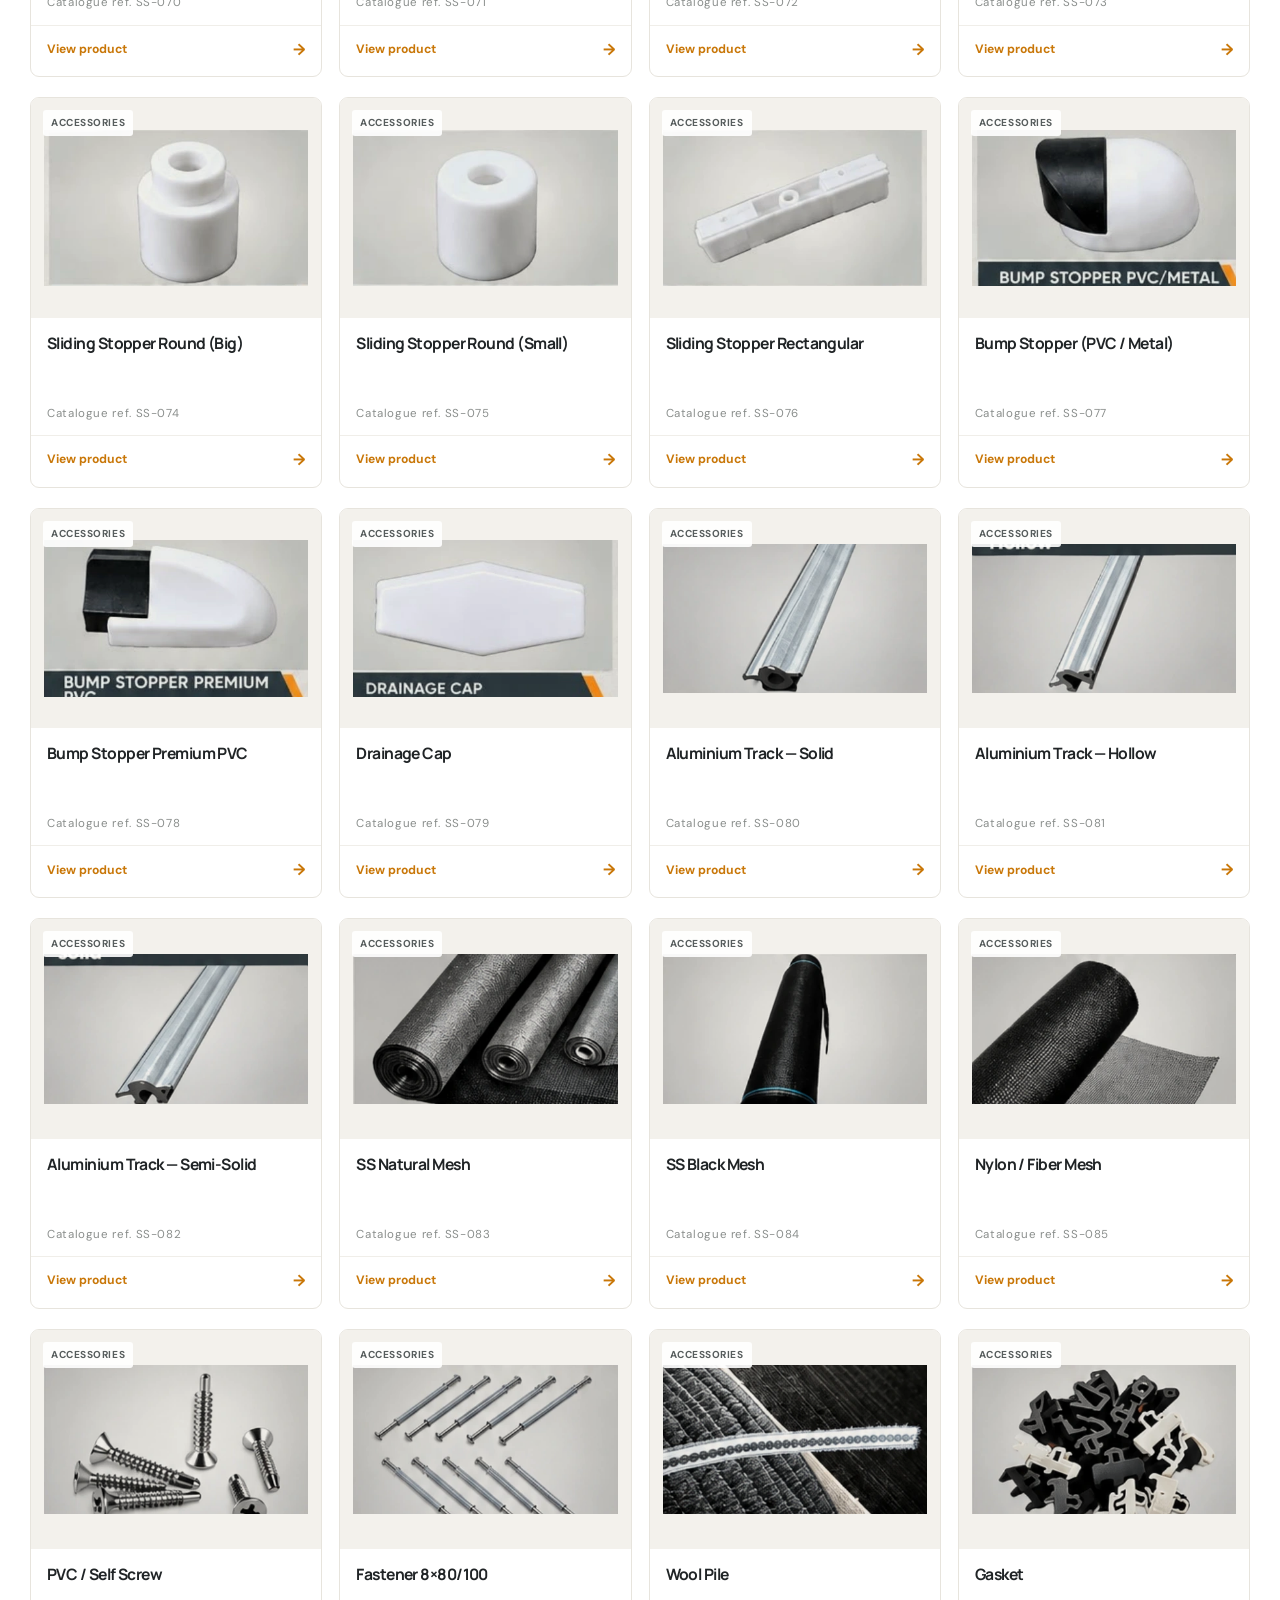
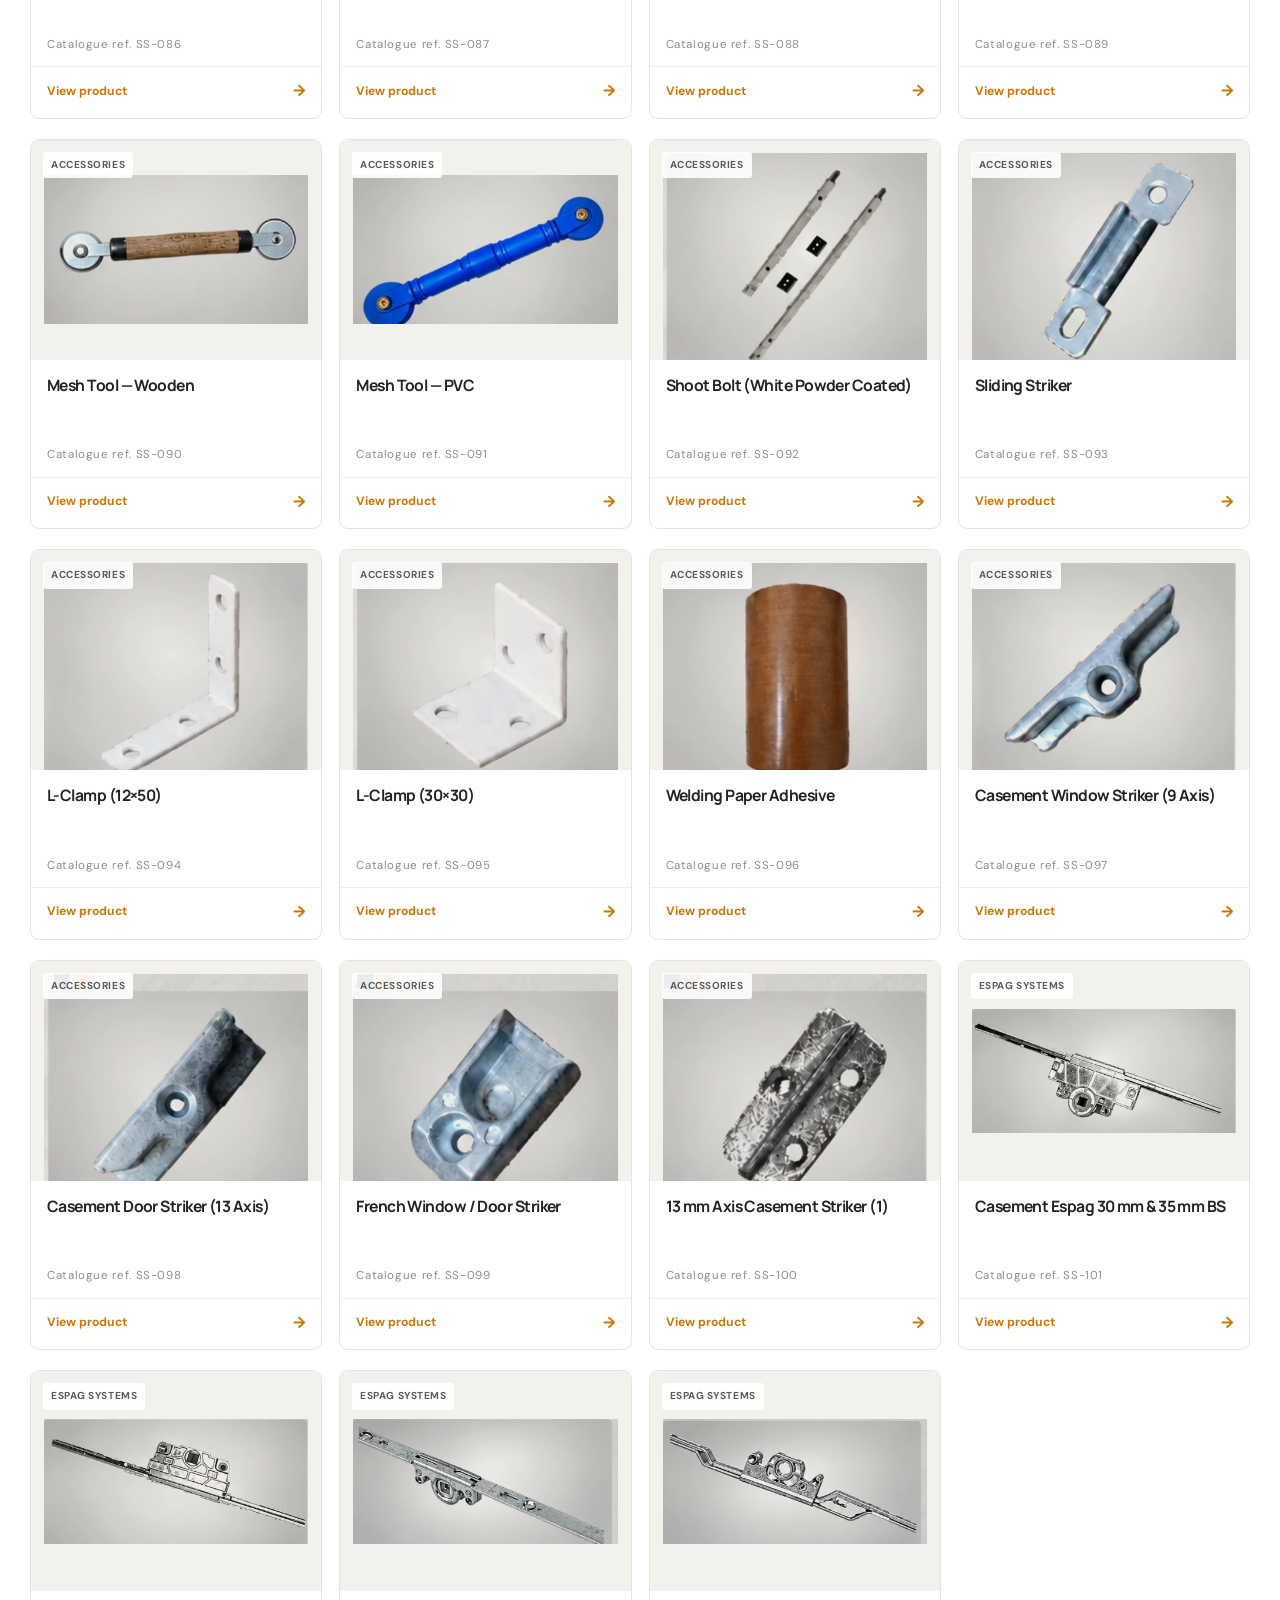
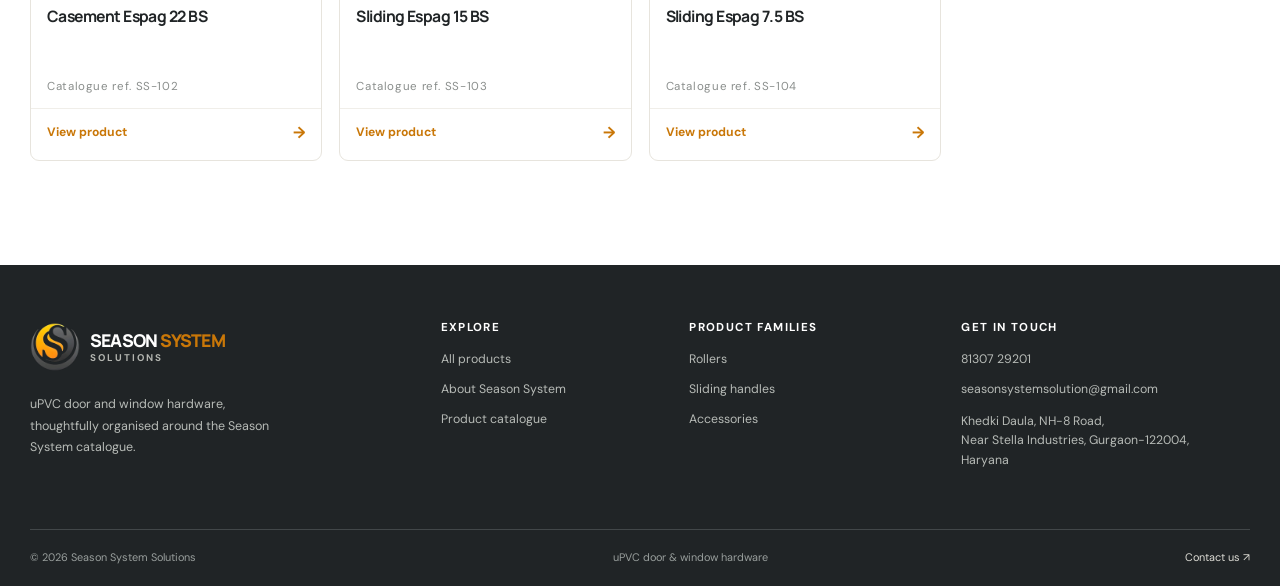
<file: products.html>
<!doctype html>
<html lang="en">
<head>
  <meta charset="utf-8">
  <meta name="viewport" content="width=device-width, initial-scale=1">
  <meta name="theme-color" content="#f7f5f1">
  <meta name="description" content="Browse all Season System Solutions catalogue products by family or search by name and reference.">
  <title>Products | Season System Solutions</title>
  <link rel="preconnect" href="https://fonts.googleapis.com">
  <link rel="preconnect" href="https://fonts.gstatic.com" crossorigin>
  <link href="https://fonts.googleapis.com/css2?family=DM+Sans:wght@400;500;600;700&family=Manrope:wght@400;500;600;700;800&display=swap" rel="stylesheet">
  <link rel="stylesheet" href="css/style.css">
  <script src="js/products-data.js" defer></script>
  <script src="js/main.js" defer></script>
</head>
<body>
  <a class="skip-link" href="#main">Skip to content</a>
  <div class="topbar"><div class="container topbar-inner"><span>uPVC door &amp; window hardware</span><div class="topbar-links"><a href="tel:8130729201">81307 29201</a><span aria-hidden="true">·</span><a href="downloads/season-system-solutions-catalogue-web.pdf" download>Download catalogue <span aria-hidden="true">↗</span></a></div></div></div>
  <header class="site-header" id="site-header"><div class="container nav-shell">
    <a class="brand" href="index.html" aria-label="Season System Solutions home"><img src="images/season-system-mark.png" alt="" width="50" height="50"><span class="brand-copy"><strong>Season <i>System</i></strong><small>Solutions</small></span></a>
    <button class="menu-toggle" id="menu-toggle" aria-label="Open navigation" aria-expanded="false" aria-controls="primary-navigation"><span></span><span></span></button>
    <nav class="primary-nav" id="primary-navigation" aria-label="Primary navigation"><a href="index.html">Home</a><a href="products.html" aria-current="page">Products</a><a href="about.html">About</a><a href="contact.html">Contact</a><a class="button button-small button-dark nav-quote" href="contact.html">Request a quote <span aria-hidden="true">↗</span></a></nav>
  </div></header>
  <main id="main">
    <section class="page-intro catalog-intro">
      <div class="container page-intro-grid">
        <div class="reveal"><p class="eyebrow"><span class="eyebrow-line"></span> The product index</p><h1>Hardware for<br><em>every detail.</em></h1></div>
        <div class="page-intro-side reveal reveal-delay-1"><p>Browse the product families from the Season System catalogue. Search by name or catalogue reference, then contact us to discuss your selection.</p><a class="button button-outline" href="downloads/season-system-solutions-catalogue-web.pdf" download>Download catalogue <span aria-hidden="true">↓</span></a></div>
      </div>
      <div class="intro-bottom-rule"></div>
    </section>
    <section class="catalog-section section">
      <div class="container">
        <div class="catalog-toolbar">
          <div class="filter-label"><span class="eyebrow-line"></span><span>Filter by family</span></div>
          <div class="search-wrap"><svg viewBox="0 0 24 24" aria-hidden="true"><circle cx="10.8" cy="10.8" r="6.8"/><path d="m16 16 4.5 4.5"/></svg><label class="sr-only" for="search-input">Search products</label><input id="search-input" type="search" placeholder="Search a product or reference" autocomplete="off"><button id="clear-search" type="button" aria-label="Clear search" hidden>×</button></div>
        </div>
        <div class="filter-list" id="category-filters" role="group" aria-label="Filter by product family"></div>
        <div class="catalog-results-bar"><p id="results-count" aria-live="polite">Loading catalogue…</p><a class="text-link" href="contact.html">Need help? Contact us <span aria-hidden="true">→</span></a></div>
        <div class="product-grid catalog-grid" id="catalog-grid" aria-live="polite"></div>
        <div class="empty-state" id="empty-state" hidden><span class="empty-symbol" aria-hidden="true">⌕</span><h2>No products found</h2><p>Try another product name, reference or family.</p><button class="button button-outline" id="reset-filters" type="button">Show all products</button></div>
        <noscript><p class="noscript-note">Enable JavaScript to browse the searchable catalogue. The full product list is available in the <a href="downloads/season-system-solutions-catalogue-web.pdf">PDF catalogue</a>.</p></noscript>
      </div>
    </section>
  </main>
  <footer class="site-footer"><div class="container footer-main">
    <div class="footer-brand-block"><a class="brand brand-footer" href="index.html" aria-label="Season System Solutions home"><img src="images/season-system-mark.png" alt="" width="48" height="48"><span class="brand-copy"><strong>Season <i>System</i></strong><small>Solutions</small></span></a><p>uPVC door and window hardware, thoughtfully organised around the Season System catalogue.</p></div>
    <div class="footer-column"><h2>Explore</h2><a href="products.html">All products</a><a href="about.html">About Season System</a><a href="downloads/season-system-solutions-catalogue-web.pdf" download>Product catalogue</a></div>
    <div class="footer-column"><h2>Product families</h2><a href="products.html?category=Rollers">Rollers</a><a href="products.html?category=Sliding%20Handles">Sliding handles</a><a href="products.html?category=Accessories">Accessories</a></div>
    <div class="footer-column footer-contact"><h2>Get in touch</h2><a href="tel:8130729201">81307 29201</a><a href="mailto:seasonsystemsolution@gmail.com">seasonsystemsolution@gmail.com</a><p>Khedki Daula, NH-8 Road,<br>Near Stella Industries, Gurgaon-122004,<br>Haryana</p></div>
  </div><div class="container footer-bottom"><span>© <span data-year>2026</span> Season System Solutions</span><span>uPVC door &amp; window hardware</span><a href="contact.html">Contact us <span aria-hidden="true">↗</span></a></div></footer>
</body>
</html>
</file>
<file: css/style.css>
:root {
  color-scheme: light;
  --ink: #292d2f;
  --ink-deep: #202426;
  --ink-soft: #555d60;
  --muted: #737a7c;
  --paper: #f7f5f1;
  --paper-deep: #f0ede7;
  --surface: #fff;
  --line: #e5e1d9;
  --orange: #e99117;
  --orange-deep: #c97708;
  --amber: #f3b52d;
  --sage: #777b70;
  --shadow-sm: 0 7px 20px rgba(36, 37, 35, .055);
  --shadow-lg: 0 20px 55px rgba(36, 37, 35, .13);
  --radius: 14px;
  --container: 1220px;
  --ease: cubic-bezier(.2,.65,.25,1);
}

*, *::before, *::after { box-sizing: border-box; }
html { scroll-behavior: smooth; scroll-padding-top: 96px; }
body { margin: 0; background: var(--surface); color: var(--ink); font-family: "DM Sans", Arial, sans-serif; font-size: 16px; line-height: 1.6; -webkit-font-smoothing: antialiased; }
body, button, input, textarea { font-family: "DM Sans", Arial, sans-serif; }
img { display: block; max-width: 100%; }
a { color: inherit; text-decoration: none; }
button, input, textarea { color: inherit; }
button { cursor: pointer; }
::selection { background: #f5d89c; color: var(--ink-deep); }
h1, h2, h3, p { margin-top: 0; }
h1, h2, h3 { color: var(--ink-deep); font-family: "Manrope", "DM Sans", sans-serif; letter-spacing: -.045em; line-height: 1.08; }
h1 em, h2 em { color: var(--orange-deep); font-style: normal; }
p { color: var(--ink-soft); }
.container { width: min(var(--container), calc(100% - 56px)); margin-inline: auto; }
.sr-only { position: absolute; width: 1px; height: 1px; padding: 0; margin: -1px; overflow: hidden; clip: rect(0,0,0,0); white-space: nowrap; border: 0; }
.skip-link { position: fixed; z-index: 2000; top: 10px; left: 10px; padding: 10px 15px; background: var(--ink-deep); color: white; border-radius: 8px; transform: translateY(-160%); }
.skip-link:focus { transform: translateY(0); }
:focus-visible { outline: 3px solid var(--orange); outline-offset: 3px; }

.topbar { background: var(--ink-deep); color: #f7f5f1; font-size: .75rem; letter-spacing: .025em; }
.topbar-inner, .topbar-links { min-height: 36px; display: flex; align-items: center; }
.topbar-inner { justify-content: space-between; gap: 20px; }
.topbar-links { gap: 14px; color: #ddd8d0; }
.topbar a:hover { color: var(--amber); }
.topbar-links span[aria-hidden="true"] { color: #a7a39c; }

.site-header { position: sticky; z-index: 1000; top: 0; height: 82px; background: rgba(255,255,255,.95); border-bottom: 1px solid rgba(229,225,217,.75); backdrop-filter: blur(14px); transition: box-shadow .25s var(--ease), background .25s var(--ease); }
.site-header.is-scrolled { box-shadow: 0 8px 28px rgba(25,28,29,.075); background: rgba(255,255,255,.98); }
.nav-shell { height: 100%; display: flex; align-items: center; justify-content: space-between; gap: 28px; }
.brand { display: inline-flex; align-items: center; gap: 10px; flex: 0 0 auto; }
.brand img { width: 50px; height: 50px; object-fit: contain; }
.brand-copy { display: flex; flex-direction: column; line-height: 1.05; }
.brand-copy strong { color: var(--ink-deep); font-family: "Manrope", sans-serif; font-size: 1.1rem; font-weight: 800; letter-spacing: -.045em; text-transform: uppercase; }
.brand-copy i { color: var(--orange-deep); font-style: normal; }
.brand-copy small { margin-top: 4px; color: #737577; font-size: .61rem; font-weight: 700; letter-spacing: .2em; text-transform: uppercase; }
.primary-nav { display: flex; align-items: center; gap: clamp(18px, 3vw, 37px); }
.primary-nav > a:not(.button) { position: relative; padding: 9px 0; color: #54595b; font-size: .9rem; font-weight: 600; transition: color .2s ease; }
.primary-nav > a:not(.button):hover, .primary-nav > a[aria-current="page"] { color: var(--ink-deep); }
.primary-nav > a[aria-current="page"]::after { position: absolute; right: 0; bottom: 1px; left: 0; height: 2px; background: var(--orange); content: ""; }
.menu-toggle { display: none; width: 44px; height: 44px; padding: 12px; align-items: center; justify-content: center; flex-direction: column; gap: 6px; border: 1px solid var(--line); border-radius: 50%; background: white; }
.menu-toggle span { width: 18px; height: 1.5px; background: var(--ink); transition: transform .2s ease; }
.menu-toggle[aria-expanded="true"] span:first-child { transform: translateY(3.75px) rotate(45deg); }
.menu-toggle[aria-expanded="true"] span:last-child { transform: translateY(-3.75px) rotate(-45deg); }

.button { display: inline-flex; min-height: 50px; padding: 0 21px; align-items: center; justify-content: center; gap: 22px; border: 1px solid transparent; border-radius: 6px; font-size: .89rem; font-weight: 700; letter-spacing: -.01em; line-height: 1; transition: transform .2s var(--ease), background .2s ease, color .2s ease, border-color .2s ease, box-shadow .2s ease; }
.button:hover { transform: translateY(-2px); }
.button span[aria-hidden="true"] { font-size: 1.05rem; transition: transform .2s ease; }
.button:hover span[aria-hidden="true"] { transform: translate(2px,-1px); }
.button-small { min-height: 42px; padding: 0 17px; gap: 13px; font-size: .82rem; }
.button-orange { background: var(--orange); color: #202426; box-shadow: 0 8px 20px rgba(233,145,23,.17); }
.button-orange:hover { background: #f2a128; box-shadow: 0 11px 26px rgba(233,145,23,.25); }
.button-dark { background: var(--ink-deep); color: white; }
.button-dark:hover { background: #343a3c; }
.button-outline { border-color: #bfc0bc; background: transparent; color: var(--ink-deep); }
.button-outline:hover { border-color: var(--ink-deep); background: #fff; }
.button-light { background: #fff; color: var(--ink-deep); }
.button-light:hover { background: #f5d89c; }
.text-link { display: inline-flex; align-items: center; gap: 10px; color: var(--ink-deep); font-size: .88rem; font-weight: 700; transition: color .2s ease; }
.text-link span { color: var(--orange-deep); font-size: 1.15rem; transition: transform .2s var(--ease); }
.text-link:hover { color: var(--orange-deep); }
.text-link:hover span { transform: translateX(4px); }

.section { padding: 104px 0; }
.section-top { padding: 66px 0 70px; }
.eyebrow { display: flex; align-items: center; gap: 11px; margin-bottom: 18px; color: #6c716f; font-size: .72rem; font-weight: 700; letter-spacing: .14em; line-height: 1.25; text-transform: uppercase; }
.eyebrow-line { display: inline-block; width: 27px; height: 2px; flex: 0 0 auto; background: var(--orange); }
.hero { overflow: hidden; background: var(--paper); }
.hero-grid { display: grid; grid-template-columns: minmax(300px,.76fr) minmax(480px,1.24fr); align-items: center; gap: clamp(40px, 7vw, 100px); }
.hero-copy { padding: 24px 0 18px; }
.hero h1 { max-width: 630px; margin-bottom: 25px; font-size: clamp(3.2rem, 6vw, 5.45rem); font-weight: 700; letter-spacing: -.075em; }
.hero h1 em { display: inline-block; }
.hero-lede { max-width: 465px; margin-bottom: 28px; color: #5f6667; font-size: 1.04rem; line-height: 1.75; }
.hero-actions { display: flex; align-items: center; flex-wrap: wrap; gap: 25px; }
.hero-footnote { display: flex; align-items: center; gap: 10px; margin-top: 50px; color: #797d7b; font-size: .78rem; }
.small-mark { display: grid; width: 25px; height: 25px; place-items: center; border: 1px solid #d8ba7e; border-radius: 50%; color: var(--orange-deep); font-family: Georgia,serif; font-size: .9rem; }
.hero-visual { position: relative; min-height: 445px; height: min(40vw, 530px); overflow: hidden; border-radius: 9px; background: #e8e5de; box-shadow: var(--shadow-lg); }
.hero-visual::after { position: absolute; inset: 52% 0 0; background: linear-gradient(180deg, transparent, rgba(27,31,32,.42)); content: ""; pointer-events: none; }
.hero-visual > img { width: 100%; height: 100%; object-fit: cover; object-position: center; }
.hero-photo-note { position: absolute; z-index: 1; bottom: 24px; left: 25px; display: flex; align-items: flex-start; gap: 11px; color: white; font-family: "Manrope",sans-serif; font-size: .88rem; font-weight: 700; line-height: 1.4; }
.hero-photo-note small { color: rgba(255,255,255,.76); font-family: "DM Sans",sans-serif; font-size: .72rem; font-weight: 500; }
.note-dot, .location-dot { width: 8px; height: 8px; margin-top: 5px; flex: 0 0 auto; border-radius: 50%; background: var(--amber); box-shadow: 0 0 0 5px rgba(243,181,45,.2); }
.hero-index { position: absolute; z-index: 1; right: 24px; bottom: 26px; display: grid; grid-template-columns: auto 32px auto; align-items: center; gap: 8px; color: #fff; font-size: .67rem; font-weight: 700; letter-spacing: .08em; }
.hero-index small { grid-column: 1 / -1; color: rgba(255,255,255,.72); font-size: .58rem; font-weight: 500; letter-spacing: .06em; text-align: right; text-transform: uppercase; }
.index-rule { height: 1px; background: var(--amber); }

.facts-band { padding: 26px 0; background: var(--ink-deep); color: white; }
.facts-grid { display: grid; grid-template-columns: .75fr .75fr .9fr 1.6fr; align-items: center; gap: 26px; }
.fact { display: flex; align-items: baseline; gap: 9px; }
.fact-number { color: var(--amber); font-family: "Manrope",sans-serif; font-size: 1.55rem; font-weight: 800; letter-spacing: -.06em; white-space: nowrap; }
.fact-label { color: #d2d1cb; font-size: .75rem; line-height: 1.3; }
.fact-note { margin: 0; padding-left: 25px; border-left: 1px solid #4a4d4b; color: #c2c3c0; font-size: .76rem; line-height: 1.5; }

.category-section { background: #fff; }
.section-heading { display: flex; align-items: end; justify-content: space-between; gap: 40px; margin-bottom: 40px; }
.section-heading h2, .story-copy h2, .download-copy h2, .about-cta h2 { margin: 0; font-size: clamp(2.25rem, 4vw, 3.45rem); font-weight: 700; letter-spacing: -.065em; }
.section-heading-side { max-width: 375px; padding-bottom: 4px; }
.section-heading-side p { margin-bottom: 17px; color: #6a7070; font-size: .92rem; line-height: 1.7; }
.category-grid { display: grid; grid-template-columns: repeat(4,minmax(0,1fr)); gap: 16px; }
.category-card { position: relative; min-width: 0; overflow: hidden; border: 1px solid #e7e4dd; border-radius: 9px; background: white; transition: transform .3s var(--ease),box-shadow .3s var(--ease),border-color .3s ease; }
.category-card:hover { transform: translateY(-5px); border-color: #d6c6a6; box-shadow: var(--shadow-lg); }
.category-visual { position: relative; display: grid; height: 156px; place-items: center; overflow: hidden; background: linear-gradient(140deg,#f4f1eb,#fbfaf7); }
.category-visual::before { position: absolute; width: 150px; height: 150px; right: -25px; bottom: -75px; border: 1px solid rgba(218,153,42,.26); border-radius: 50%; content: ""; }
.category-visual img { width: 72%; height: 80%; object-fit: contain; transition: transform .4s var(--ease); }
.category-card:hover .category-visual img { transform: scale(1.06); }
.category-icon { position: absolute; top: 12px; left: 13px; display: grid; width: 31px; height: 31px; place-items: center; border: 1px solid rgba(231,145,23,.4); border-radius: 50%; background: rgba(255,255,255,.84); color: var(--orange-deep); }
.category-icon svg { width: 15px; height: 15px; fill: none; stroke: currentColor; stroke-linecap: round; stroke-linejoin: round; stroke-width: 1.6; }
.category-body { min-height: 118px; padding: 17px 17px 16px; }
.category-body h3 { margin: 0 0 7px; font-size: 1.08rem; font-weight: 700; }
.category-body p { min-height: 38px; margin: 0 0 12px; color: #727777; font-size: .75rem; line-height: 1.5; }
.category-bottom { display: flex; align-items: center; justify-content: space-between; color: #747977; font-size: .7rem; }
.category-bottom span:last-child { color: var(--orange-deep); font-size: .95rem; transition: transform .2s ease; }
.category-card:hover .category-bottom span:last-child { transform: translateX(3px); }

.featured-section { background: var(--paper); }
.product-grid { display: grid; grid-template-columns: repeat(4,minmax(0,1fr)); gap: 17px; }
.product-grid[hidden] { display: none; }
.product-card { display: flex; min-width: 0; flex-direction: column; overflow: hidden; border: 1px solid #e7e4dd; border-radius: 9px; background: white; transition: transform .28s var(--ease),box-shadow .28s var(--ease),border-color .28s ease; }
.product-card:hover { transform: translateY(-5px); border-color: #d6c6a6; box-shadow: var(--shadow-lg); }
.product-card-image { position: relative; display: grid; aspect-ratio: 1.32; overflow: hidden; place-items: center; background: #f3f1ec; }
.product-card-image img { width: 100%; height: 100%; padding: 13px; object-fit: contain; mix-blend-mode: multiply; transition: transform .42s var(--ease); }
.product-card:hover .product-card-image img { transform: scale(1.055); }
.product-card-category { position: absolute; top: 12px; left: 12px; padding: 5px 8px; border-radius: 3px; background: rgba(255,255,255,.9); color: #575d5d; font-size: .63rem; font-weight: 700; letter-spacing: .055em; text-transform: uppercase; }
.product-card-body { display: flex; min-height: 117px; padding: 15px 16px 12px; flex: 1; flex-direction: column; }
.product-card-title { margin: 0 0 9px; font-size: .98rem; font-weight: 700; letter-spacing: -.035em; line-height: 1.35; }
.product-card-reference { margin: auto 0 0; color: #8a8e8c; font-size: .72rem; letter-spacing: .055em; }
.product-card-footer { display: flex; align-items: center; justify-content: space-between; padding: 11px 16px 14px; border-top: 1px solid #f0eee9; color: var(--orange-deep); font-size: .76rem; font-weight: 700; }
.product-card-footer span:last-child { font-size: 1rem; transition: transform .2s ease; }
.product-card:hover .product-card-footer span:last-child { transform: translateX(3px); }

.story-section { background: white; }
.story-grid { display: grid; grid-template-columns: 1.05fr .95fr; align-items: center; gap: clamp(45px,7vw,100px); }
.story-photo { position: relative; min-height: 370px; display: grid; overflow: hidden; place-items: center; border-radius: 9px; background: #f5f3ee; }
.story-photo img { width: 100%; height: 100%; max-height: 440px; object-fit: contain; }
.story-photo-label { position: absolute; right: 0; bottom: 0; left: 0; display: flex; padding: 17px 20px; flex-direction: column; background: linear-gradient(transparent,rgba(32,36,38,.82)); color: white; }
.story-photo-label span { font-size: .65rem; letter-spacing: .12em; text-transform: uppercase; }
.story-photo-label strong { font-family: "Manrope",sans-serif; font-size: 1rem; }
.story-copy h2 { margin-bottom: 20px; }
.story-copy > p:not(.eyebrow) { max-width: 490px; color: #687071; font-size: .94rem; line-height: 1.8; }
.story-copy .button { margin-top: 10px; }

.contact-banner-section { padding: 0 0 90px; background: white; }
.contact-banner { position: relative; display: grid; min-height: 270px; padding: 52px clamp(32px,6vw,80px); grid-template-columns: 1fr .75fr; align-items: center; gap: 40px; overflow: hidden; border-radius: 10px; background: var(--ink-deep); color: white; }
.contact-banner h2 { position: relative; z-index: 1; margin: 0; color: white; font-size: clamp(2.2rem,4vw,3.3rem); letter-spacing: -.065em; }
.eyebrow-light { color: #d0d0c9; }
.contact-banner-side { position: relative; z-index: 1; max-width: 360px; }
.contact-banner-side p { margin-bottom: 20px; color: #d3d3cc; font-size: .88rem; line-height: 1.7; }
.banner-orbit { position: absolute; top: -180px; right: -70px; width: 480px; height: 480px; border: 1px solid rgba(243,181,45,.32); border-radius: 50%; }
.banner-orbit::before, .banner-orbit::after { position: absolute; border: 1px solid rgba(243,181,45,.2); border-radius: 50%; content: ""; }
.banner-orbit::before { inset: 34px; }
.banner-orbit::after { inset: 72px; }

.download-section { padding-top: 5px; background: white; }
.download-card { display: grid; padding: 38px 44px; grid-template-columns: auto 1fr auto; align-items: center; gap: 30px; border: 1px solid var(--line); border-radius: 9px; background: #fff; }
.download-icon { display: grid; width: 72px; height: 72px; place-items: center; border-radius: 50%; background: #f6f0e4; color: var(--orange-deep); }
.download-icon svg { width: 36px; height: 36px; }
.download-copy .eyebrow { margin-bottom: 8px; }
.download-copy h2 { margin: 0 0 8px; font-size: 1.75rem; }
.download-copy p:last-child { margin: 0; font-size: .84rem; }

.page-intro { position: relative; padding: 71px 0 68px; overflow: hidden; background: var(--paper); }
.page-intro-grid { display: grid; grid-template-columns: 1fr .7fr; align-items: end; gap: 45px; }
.page-intro h1 { margin: 0; font-size: clamp(3rem,6vw,5rem); letter-spacing: -.075em; }
.page-intro-side { max-width: 440px; padding: 0 0 7px; }
.page-intro-side p { margin-bottom: 20px; color: #676e6e; font-size: .98rem; line-height: 1.75; }
.intro-bottom-rule { position: absolute; right: 0; bottom: 0; left: max(28px,calc((100vw - var(--container))/2)); height: 3px; background: linear-gradient(90deg,var(--orange) 0 120px,#e7e3dc 120px 100%); }
.catalog-section { padding-top: 56px; }
.catalog-toolbar { display: flex; align-items: center; justify-content: space-between; gap: 28px; margin-bottom: 19px; }
.filter-label { display: inline-flex; align-items: center; gap: 10px; color: #676e6e; font-size: .76rem; font-weight: 700; letter-spacing: .1em; text-transform: uppercase; }
.search-wrap { display: flex; width: min(355px,100%); height: 47px; padding: 0 13px; align-items: center; gap: 10px; border: 1px solid #dedbd4; border-radius: 5px; background: white; transition: border-color .2s ease,box-shadow .2s ease; }
.search-wrap:focus-within { border-color: var(--orange); box-shadow: 0 0 0 3px rgba(233,145,23,.12); }
.search-wrap svg { width: 18px; height: 18px; flex: 0 0 auto; fill: none; stroke: #818685; stroke-linecap: round; stroke-width: 1.7; }
.search-wrap input { width: 100%; min-width: 0; border: 0; outline: 0; background: transparent; font-size: .82rem; }
.search-wrap input::placeholder { color: #9a9e9b; }
.search-wrap button { width: 24px; height: 24px; border: 0; border-radius: 50%; background: var(--paper); color: #696e6c; font-size: 1.15rem; line-height: 1; }
.search-wrap button[hidden] { display: none; }
.filter-list { display: flex; padding-bottom: 22px; flex-wrap: wrap; gap: 8px; border-bottom: 1px solid var(--line); }
.filter-chip { min-height: 36px; padding: 0 13px; border: 1px solid #e1ded7; border-radius: 3px; background: transparent; color: #686e6e; font-size: .76rem; font-weight: 600; transition: background .2s ease,border-color .2s ease,color .2s ease; }
.filter-chip:hover { border-color: #d2b178; color: var(--ink-deep); }
.filter-chip.is-active { border-color: var(--ink-deep); background: var(--ink-deep); color: white; }
.filter-chip span { margin-left: 7px; color: #a6aaa7; font-size: .68rem; }
.filter-chip.is-active span { color: #f5cb79; }
.catalog-results-bar { display: flex; margin: 23px 0 20px; align-items: center; justify-content: space-between; gap: 20px; }
.catalog-results-bar p { margin: 0; color: #747a79; font-size: .78rem; }
.catalog-results-bar strong { color: var(--ink-deep); }
.catalog-grid { grid-template-columns: repeat(4,minmax(0,1fr)); row-gap: 20px; }
.empty-state { padding: 80px 20px; text-align: center; }
.empty-state[hidden] { display: none; }
.empty-symbol { display: block; color: var(--orange); font-size: 3rem; line-height: 1; }
.empty-state h2 { margin: 18px 0 8px; font-size: 1.8rem; }
.empty-state p { margin-bottom: 22px; }

.product-detail-section { min-height: 60vh; padding-top: 50px; background: #fff; }
.detail-breadcrumb { display: flex; margin: 0 0 28px; align-items: center; flex-wrap: wrap; gap: 9px; color: #858a88; font-size: .74rem; }
.detail-breadcrumb a:hover { color: var(--orange-deep); }
.detail-breadcrumb span[aria-hidden="true"] { color: #c5c2bb; }
.detail-layout { display: grid; grid-template-columns: 1.05fr .95fr; align-items: start; gap: clamp(38px,7vw,90px); }
.detail-image { position: sticky; top: 110px; min-height: 490px; display: grid; padding: 28px; place-items: center; border: 1px solid #ebe8e1; border-radius: 8px; background: #f5f3ee; }
.detail-image img { width: 100%; max-height: 540px; aspect-ratio: 1.15; object-fit: contain; mix-blend-mode: multiply; }
.detail-info { padding: 10px 0 25px; }
.detail-category { display: inline-flex; padding: 6px 9px; border-radius: 3px; background: #f7f0e4; color: #9c6716; font-size: .65rem; font-weight: 700; letter-spacing: .11em; text-transform: uppercase; }
.detail-info h1 { margin: 17px 0 12px; font-size: clamp(2.25rem,4vw,3.4rem); letter-spacing: -.065em; }
.detail-reference { margin: 0 0 24px; color: #7b817f; font-size: .82rem; letter-spacing: .08em; }
.detail-info > p { max-width: 500px; color: #687071; font-size: .94rem; line-height: 1.8; }
.detail-meta { margin: 26px 0 26px; border-top: 1px solid var(--line); }
.detail-meta-row { display: grid; padding: 13px 0; grid-template-columns: 145px 1fr; gap: 20px; border-bottom: 1px solid var(--line); font-size: .82rem; }
.detail-meta-row span:first-child { color: #818684; }
.detail-meta-row span:last-child { color: var(--ink); font-weight: 600; }
.detail-actions { display: flex; align-items: center; flex-wrap: wrap; gap: 11px; }
.detail-note { margin: 15px 0 0; color: #7c8280; font-size: .73rem; }
.related-section { margin-top: 95px; padding-top: 42px; border-top: 1px solid var(--line); }
.related-section h2 { margin-bottom: 25px; font-size: 1.8rem; }
.not-found { padding: 65px 24px; text-align: center; }
.not-found h1 { margin-bottom: 10px; font-size: 2.2rem; }
.not-found p { margin-bottom: 21px; }
.loading-state { padding: 100px 0; color: #777; text-align: center; }
.noscript-note { padding: 18px 20px; border: 1px solid var(--line); border-radius: 6px; background: var(--paper); color: #666d6b; font-size: .84rem; }
.noscript-note a { color: var(--orange-deep); font-weight: 700; text-decoration: underline; text-underline-offset: 3px; }

.brand-story-section { background: #fff; }
.brand-story-grid { display: grid; grid-template-columns: 1.08fr .92fr; align-items: center; gap: clamp(46px,8vw,110px); }
.brand-story-image { position: relative; padding: 20px; border-radius: 8px; background: var(--paper); }
.brand-story-image img { width: 100%; aspect-ratio: 1.28; border-radius: 5px; object-fit: cover; }
.image-caption { display: block; padding-top: 11px; color: #777d79; font-size: .66rem; letter-spacing: .08em; text-transform: uppercase; }
.brand-story-copy h2 { margin-bottom: 20px; font-size: clamp(2.3rem,4vw,3.5rem); }
.brand-story-copy > p:not(.eyebrow) { color: #676e6e; font-size: .94rem; line-height: 1.8; }
.brand-story-copy .text-link { margin-top: 9px; }
.range-section { background: var(--paper); }
.range-facts { display: grid; grid-template-columns: repeat(3,1fr); gap: 15px; }
.range-fact { position: relative; display: flex; min-height: 175px; padding: 25px; flex-direction: column; justify-content: end; overflow: hidden; border: 1px solid #e5e1d9; border-radius: 7px; background: white; }
.range-fact::after { position: absolute; top: -56px; right: -20px; width: 150px; height: 150px; border: 1px solid rgba(233,145,23,.28); border-radius: 50%; content: ""; }
.range-index { position: absolute; top: 23px; left: 25px; color: #969a95; font-size: .67rem; font-weight: 700; letter-spacing: .12em; }
.range-fact strong { margin-bottom: 3px; color: var(--orange-deep); font-family: "Manrope",sans-serif; font-size: 2.7rem; line-height: 1; }
.range-fact > span:last-child { color: #737a77; font-size: .8rem; }
.warranty-section { padding: 0 0 90px; background: var(--paper); }
.warranty-panel { display: grid; padding: 37px clamp(27px,5vw,63px); grid-template-columns: auto 1fr; align-items: center; gap: 30px; border-radius: 8px; background: var(--ink-deep); }
.warranty-mark { display: flex; width: 100px; height: 100px; align-items: center; justify-content: center; flex-direction: column; border: 1px solid #d39c3c; border-radius: 50%; color: var(--amber); font-family: "Manrope",sans-serif; font-size: 2rem; font-weight: 800; letter-spacing: -.08em; line-height: .9; }
.warranty-mark span { margin-top: 5px; font-family: "DM Sans",sans-serif; font-size: .58rem; font-weight: 700; letter-spacing: .16em; text-transform: uppercase; }
.warranty-panel h2 { margin: 0 0 11px; color: white; font-size: clamp(1.5rem,3vw,2.15rem); }
.warranty-panel p:last-child { max-width: 790px; margin: 0; color: #d1d2cc; font-size: .83rem; line-height: 1.7; }
.about-cta-section { padding-top: 15px; }
.about-cta { display: grid; grid-template-columns: 1fr .7fr; align-items: end; gap: 50px; }
.about-cta p { color: #69706e; font-size: .91rem; line-height: 1.75; }
.about-cta .button { margin-top: 6px; }

.contact-location-line { display: inline-flex; align-items: center; gap: 12px; color: #696f6e; font-size: .77rem; font-weight: 600; }
.contact-location-line .location-dot { background: var(--orange); }
.contact-section { padding-top: 69px; }
.contact-grid { display: grid; grid-template-columns: .8fr 1.2fr; align-items: start; gap: clamp(50px,8vw,120px); }
.contact-details { padding-top: 7px; }
.contact-detail { padding: 0 0 24px; margin-bottom: 24px; border-bottom: 1px solid var(--line); }
.contact-detail-label { display: block; margin-bottom: 7px; color: #898e8b; font-size: .66rem; font-weight: 700; letter-spacing: .14em; text-transform: uppercase; }
.contact-detail-value { display: inline-flex; max-width: 100%; align-items: center; gap: 10px; overflow-wrap: anywhere; color: var(--ink-deep); font-family: "Manrope",sans-serif; font-size: clamp(1.1rem,2vw,1.45rem); font-weight: 700; letter-spacing: -.04em; }
.contact-detail-value span { color: var(--orange-deep); font-size: 1rem; }
.contact-detail p { margin: 8px 0 0; color: #737a78; font-size: .79rem; line-height: 1.6; }
.contact-detail .contact-address { color: var(--ink); font-size: .94rem; line-height: 1.7; }
.contact-detail .text-link { margin-top: 12px; font-size: .8rem; }
.contact-hours { padding-top: 1px; }
.contact-hours p { color: #737a78; font-size: .82rem; line-height: 1.9; }
.contact-hours strong { color: var(--ink); font-weight: 600; }
.contact-form { padding: 31px; border: 1px solid var(--line); border-radius: 8px; background: #fbfaf8; }
.form-heading { margin-bottom: 25px; }
.form-heading .eyebrow { margin-bottom: 12px; }
.form-heading h2 { margin: 0; font-size: 2rem; }
.form-row { display: grid; grid-template-columns: 1fr 1fr; gap: 14px; }
.form-field { display: flex; margin-bottom: 16px; flex-direction: column; gap: 7px; }
.form-field label { color: #505756; font-size: .76rem; font-weight: 700; }
.form-field label span { margin-left: 5px; color: #9b9f9d; font-size: .67rem; font-weight: 500; }
.form-field input, .form-field textarea { width: 100%; min-height: 45px; padding: 11px 12px; border: 1px solid #ddd9d1; border-radius: 4px; background: white; font-size: .86rem; transition: border-color .2s ease,box-shadow .2s ease; }
.form-field textarea { min-height: 116px; resize: vertical; }
.form-field input:focus, .form-field textarea:focus { border-color: var(--orange); outline: 0; box-shadow: 0 0 0 3px rgba(233,145,23,.12); }
.form-note { margin: 12px 0 0; color: #858a87; font-size: .7rem; line-height: 1.55; }
.map-card-wrap { padding: 0 0 92px; }
.map-card { display: grid; min-height: 365px; grid-template-columns: 1.05fr .95fr; overflow: hidden; border: 1px solid var(--line); border-radius: 8px; background: var(--paper); }
.map-pattern { position: relative; min-height: 365px; overflow: hidden; background-color: #efede7; background-image: linear-gradient(30deg,transparent 48%,rgba(210,207,198,.68) 48.5%,rgba(210,207,198,.68) 50%,transparent 50.5%),linear-gradient(118deg,transparent 53%,rgba(214,210,202,.7) 53.5%,rgba(214,210,202,.7) 55%,transparent 55.5%),linear-gradient(90deg,transparent 27%,rgba(223,220,213,.8) 27.4%,rgba(223,220,213,.8) 28%,transparent 28.4%); }
.map-pattern::before, .map-pattern::after { position: absolute; width: 120%; height: 22px; left: -10%; border: 1px solid rgba(233,145,23,.35); border-right: 0; border-left: 0; background: rgba(255,255,255,.56); content: ""; transform: rotate(-21deg); }
.map-pattern::before { top: 27%; }
.map-pattern::after { top: 69%; transform: rotate(17deg); }
.map-road { position: absolute; z-index: 1; display: block; height: 1px; background: #d0ccc2; transform-origin: left; }
.map-road-one { top: 17%; left: 3%; width: 110%; transform: rotate(24deg); }
.map-road-two { top: 94%; left: 11%; width: 95%; transform: rotate(-36deg); }
.map-ring { position: absolute; top: 50%; left: 51%; width: 210px; height: 210px; border: 1px solid rgba(233,145,23,.3); border-radius: 50%; transform: translate(-50%,-50%); }
.map-ring::before, .map-ring::after { position: absolute; border: 1px solid rgba(233,145,23,.25); border-radius: 50%; content: ""; }
.map-ring::before { inset: 25px; }
.map-ring::after { inset: 50px; }
.map-pin { position: absolute; z-index: 2; top: 50%; left: 51%; display: grid; width: 52px; height: 52px; place-items: center; border: 5px solid rgba(233,145,23,.15); border-radius: 50%; background: var(--orange); color: white; transform: translate(-50%,-50%); }
.map-pin svg { width: 22px; height: 22px; fill: none; stroke: currentColor; stroke-linecap: round; stroke-linejoin: round; stroke-width: 1.6; }
.map-card-copy { display: flex; padding: 45px; align-items: flex-start; flex-direction: column; justify-content: center; }
.map-card-copy h2 { margin: 0 0 13px; font-size: 2.55rem; }
.map-card-copy > p:not(.eyebrow) { margin-bottom: 22px; color: #6f7573; font-size: .88rem; line-height: 1.7; }

.site-footer { background: var(--ink-deep); color: white; }
.footer-main { display: grid; padding-top: 57px; padding-bottom: 48px; grid-template-columns: 1.5fr .8fr .9fr 1.25fr; gap: clamp(30px,5vw,72px); }
.brand-footer .brand-copy strong { color: white; }
.brand-footer .brand-copy small { color: #b3b5b0; }
.footer-brand-block p { max-width: 260px; margin: 15px 0 0; color: #b7bbb7; font-size: .78rem; line-height: 1.7; }
.footer-column h2 { margin-bottom: 16px; color: #fff; font-family: "DM Sans",sans-serif; font-size: .72rem; font-weight: 700; letter-spacing: .12em; text-transform: uppercase; }
.footer-column > a, .footer-column > p { display: block; margin-bottom: 10px; color: #b7bbb7; font-size: .77rem; line-height: 1.6; }
.footer-column > a:hover { color: var(--amber); }
.footer-contact > p { margin-top: 12px; }
.footer-bottom { display: flex; min-height: 57px; align-items: center; justify-content: space-between; gap: 20px; border-top: 1px solid #424749; color: #999f9d; font-size: .68rem; }
.footer-bottom a { color: #deddd6; }
.footer-bottom a:hover { color: var(--amber); }

.reveal { opacity: 1; transform: none; }
.js-enabled .reveal { opacity: 0; transform: translateY(17px); transition: opacity .65s var(--ease),transform .65s var(--ease); }
.js-enabled .reveal.is-visible { opacity: 1; transform: translateY(0); }
.reveal-delay-1 { transition-delay: .09s; }
.reveal-delay-2 { transition-delay: .18s; }
.reveal-delay-3 { transition-delay: .27s; }

@media (max-width: 1040px) {
  :root { --container: 950px; }
  .hero-grid { grid-template-columns: .85fr 1.15fr; gap: 40px; }
  .hero h1 { font-size: clamp(3.1rem,6.5vw,4.6rem); }
  .category-grid, .product-grid { grid-template-columns: repeat(3,minmax(0,1fr)); }
  .catalog-grid { grid-template-columns: repeat(3,minmax(0,1fr)); }
  .footer-main { grid-template-columns: 1.3fr .8fr .9fr 1.2fr; gap: 28px; }
  .facts-grid { grid-template-columns: .8fr .8fr .9fr 1.5fr; gap: 17px; }
}

@media (max-width: 780px) {
  .container { width: min(680px,calc(100% - 40px)); }
  .topbar-inner { min-height: 33px; }
  .topbar-inner > span { font-size: .68rem; }
  .topbar-links { gap: 9px; font-size: .67rem; }
  .site-header { height: 72px; }
  .brand img { width: 44px; height: 44px; }
  .brand-copy strong { font-size: 1rem; }
  .menu-toggle { display: flex; }
  .primary-nav { position: absolute; top: calc(100% - 1px); right: 0; left: 0; display: none; padding: 18px 22px 23px; flex-direction: column; align-items: stretch; gap: 3px; border-bottom: 1px solid var(--line); background: white; box-shadow: 0 18px 22px rgba(30,33,34,.09); }
  .primary-nav.is-open { display: flex; }
  .primary-nav > a:not(.button) { padding: 13px 5px; border-bottom: 1px solid #f1efea; }
  .primary-nav > a[aria-current="page"]::after { right: auto; bottom: 8px; width: 24px; }
  .primary-nav .nav-quote { margin-top: 12px; }
  .section { padding: 78px 0; }
  .section-top { padding: 48px 0 55px; }
  .hero-grid { grid-template-columns: 1fr; gap: 33px; }
  .hero-copy { padding: 0; }
  .hero h1 { margin-bottom: 19px; font-size: clamp(3.2rem,12vw,5rem); }
  .hero-lede { max-width: 560px; font-size: .96rem; }
  .hero-footnote { margin-top: 26px; }
  .hero-visual { min-height: 320px; height: clamp(320px,65vw,470px); }
  .facts-grid { grid-template-columns: repeat(2,minmax(0,1fr)); row-gap: 18px; }
  .fact-note { grid-column: 1 / -1; padding: 12px 0 0; border-top: 1px solid #4a4d4b; border-left: 0; }
  .section-heading { margin-bottom: 30px; align-items: flex-start; flex-direction: column; gap: 17px; }
  .section-heading-side { max-width: 570px; }
  .section-heading-side p { margin-bottom: 12px; }
  .category-grid, .product-grid, .catalog-grid { grid-template-columns: repeat(2,minmax(0,1fr)); gap: 13px; }
  .category-visual { height: clamp(122px,27vw,170px); }
  .category-body { padding: 13px 13px 14px; }
  .category-body h3 { font-size: .94rem; }
  .category-body p { min-height: 52px; font-size: .7rem; }
  .category-bottom { font-size: .65rem; }
  .product-card-image { aspect-ratio: 1.15; }
  .product-card-body { min-height: 112px; padding: 12px 12px 10px; }
  .product-card-title { font-size: .87rem; }
  .product-card-footer { padding: 10px 12px 12px; font-size: .7rem; }
  .story-grid, .brand-story-grid { grid-template-columns: 1fr; gap: 38px; }
  .story-photo { min-height: 290px; }
  .story-copy { max-width: 620px; }
  .contact-banner-section { padding-bottom: 72px; }
  .contact-banner { grid-template-columns: 1fr; gap: 23px; }
  .download-card { padding: 27px; grid-template-columns: auto 1fr; gap: 20px; }
  .download-card > .button { grid-column: 2; justify-self: start; }
  .download-icon { width: 60px; height: 60px; }
  .page-intro { padding: 56px 0; }
  .page-intro-grid { grid-template-columns: 1fr; align-items: start; gap: 23px; }
  .page-intro h1 { font-size: clamp(2.8rem,10vw,4.6rem); }
  .page-intro-side { max-width: 590px; }
  .page-intro-side p { margin-bottom: 17px; }
  .catalog-toolbar { align-items: stretch; flex-direction: column; gap: 16px; }
  .search-wrap { width: 100%; }
  .filter-list { flex-wrap: nowrap; overflow-x: auto; scrollbar-width: thin; }
  .filter-chip { flex: 0 0 auto; }
  .catalog-results-bar { align-items: flex-start; }
  .catalog-results-bar .text-link { white-space: nowrap; font-size: .72rem; }
  .detail-layout { grid-template-columns: 1fr; gap: 27px; }
  .detail-image { position: relative; top: auto; min-height: 340px; }
  .detail-image img { max-height: 390px; }
  .related-section { margin-top: 65px; }
  .range-fact { min-height: 146px; padding: 18px; }
  .range-index { top: 16px; left: 18px; }
  .range-fact strong { font-size: 2.2rem; }
  .warranty-section { padding-bottom: 70px; }
  .warranty-panel { grid-template-columns: auto 1fr; gap: 20px; }
  .warranty-mark { width: 75px; height: 75px; font-size: 1.65rem; }
  .contact-grid { grid-template-columns: 1fr; gap: 32px; }
  .contact-details { display: grid; grid-template-columns: 1fr 1fr; column-gap: 22px; }
  .contact-hours { grid-column: 1/-1; }
  .map-card { grid-template-columns: 1fr; }
  .map-pattern { min-height: 270px; }
  .map-card-copy { padding: 31px; }
  .footer-main { padding-top: 44px; padding-bottom: 36px; grid-template-columns: 1fr 1fr; gap: 30px 24px; }
  .footer-brand-block { grid-column: 1 / -1; }
  .footer-bottom { min-height: 65px; flex-wrap: wrap; justify-content: flex-start; gap: 6px 18px; padding-top: 14px; padding-bottom: 14px; }
}

@media (max-width: 480px) {
  .container { width: calc(100% - 32px); }
  .topbar-inner > span { max-width: 115px; line-height: 1.2; }
  .topbar-links { gap: 7px; font-size: .62rem; }
  .topbar-links a:first-child { white-space: nowrap; }
  .brand img { width: 41px; height: 41px; }
  .brand-copy strong { font-size: .93rem; }
  .brand-copy small { font-size: .56rem; }
  .section { padding: 66px 0; }
  .section-top { padding: 41px 0 45px; }
  .hero h1 { font-size: clamp(2.95rem,13.5vw,4rem); }
  .hero-lede { font-size: .9rem; line-height: 1.65; }
  .hero-actions { gap: 17px; }
  .hero-actions .button { min-height: 46px; padding-inline: 16px; }
  .hero-actions .text-link { font-size: .79rem; }
  .hero-visual { min-height: 290px; height: 78vw; max-height: 370px; border-radius: 6px; }
  .hero-photo-note { bottom: 17px; left: 15px; font-size: .76rem; }
  .hero-index { right: 14px; bottom: 16px; }
  .facts-band { padding: 20px 0; }
  .facts-grid { column-gap: 12px; }
  .fact { align-items: flex-start; flex-direction: column; gap: 1px; }
  .fact-number { font-size: 1.4rem; }
  .fact-label { font-size: .69rem; }
  .fact-note { font-size: .71rem; }
  .section-heading h2, .story-copy h2, .download-copy h2, .about-cta h2 { font-size: clamp(2.05rem,10vw,2.8rem); }
  .category-grid, .product-grid, .catalog-grid { gap: 9px; }
  .category-visual { height: 112px; }
  .category-icon { top: 8px; left: 8px; width: 27px; height: 27px; }
  .category-icon svg { width: 13px; height: 13px; }
  .category-body { min-height: 138px; padding: 11px 10px; }
  .category-body h3 { min-height: 34px; margin-bottom: 4px; font-size: .83rem; }
  .category-body p { min-height: 57px; margin-bottom: 9px; font-size: .65rem; }
  .category-bottom { font-size: .6rem; }
  .product-card-image { aspect-ratio: .98; }
  .product-card-image img { padding: 8px; }
  .product-card-category { top: 7px; left: 7px; padding: 4px 6px; font-size: .54rem; }
  .product-card-body { min-height: 111px; padding: 10px 9px 9px; }
  .product-card-title { margin-bottom: 7px; font-size: .77rem; }
  .product-card-reference { font-size: .64rem; }
  .product-card-footer { padding: 9px; font-size: .65rem; }
  .story-photo { min-height: 245px; }
  .story-photo-label { padding: 14px; }
  .contact-banner { min-height: 0; padding: 37px 25px; }
  .contact-banner h2 { font-size: 2.15rem; }
  .contact-banner-side p { font-size: .82rem; }
  .download-card { padding: 22px 18px; gap: 14px; }
  .download-icon { width: 48px; height: 48px; }
  .download-icon svg { width: 28px; height: 28px; }
  .download-copy .eyebrow { margin-bottom: 6px; font-size: .61rem; }
  .download-copy h2 { font-size: 1.4rem; }
  .download-copy p:last-child { max-width: 210px; font-size: .72rem; }
  .download-card > .button { grid-column: 1/-1; }
  .page-intro { padding: 47px 0 42px; }
  .page-intro h1 { font-size: clamp(2.55rem,12vw,3.5rem); }
  .page-intro-side p { font-size: .88rem; }
  .catalog-section { padding-top: 39px; }
  .catalog-results-bar { flex-direction: column; gap: 8px; }
  .catalog-results-bar .text-link { font-size: .72rem; }
  .product-detail-section { padding-top: 35px; }
  .detail-breadcrumb { gap: 6px; font-size: .66rem; }
  .detail-image { min-height: 280px; padding: 15px; }
  .detail-info h1 { font-size: 2.35rem; }
  .detail-meta-row { grid-template-columns: 110px 1fr; gap: 12px; font-size: .74rem; }
  .detail-actions { align-items: stretch; flex-direction: column; }
  .detail-actions .button { width: 100%; }
  .range-facts { grid-template-columns: 1fr; }
  .range-fact { min-height: 128px; }
  .warranty-panel { padding: 26px 21px; grid-template-columns: 1fr; }
  .warranty-mark { width: 66px; height: 66px; }
  .about-cta { grid-template-columns: 1fr; gap: 22px; }
  .contact-section { padding-top: 48px; }
  .contact-details { grid-template-columns: 1fr; }
  .contact-hours { grid-column: auto; }
  .contact-detail-value { font-size: 1.18rem; }
  .contact-form { padding: 22px 16px; }
  .form-heading h2 { font-size: 1.8rem; }
  .form-row { grid-template-columns: 1fr; gap: 0; }
  .map-pattern { min-height: 220px; }
  .map-card-copy { padding: 25px 21px; }
  .map-card-copy h2 { font-size: 2.1rem; }
  .footer-main { grid-template-columns: 1fr 1fr; gap: 25px 15px; }
  .footer-column h2 { font-size: .66rem; }
  .footer-column > a, .footer-column > p { font-size: .71rem; overflow-wrap: anywhere; }
  .footer-bottom { font-size: .61rem; }
}

@media (prefers-reduced-motion: reduce) {
  *, *::before, *::after { scroll-behavior: auto !important; animation-duration: .01ms !important; animation-iteration-count: 1 !important; transition-duration: .01ms !important; }
  .reveal { opacity: 1; transform: none; }
}
</file>
